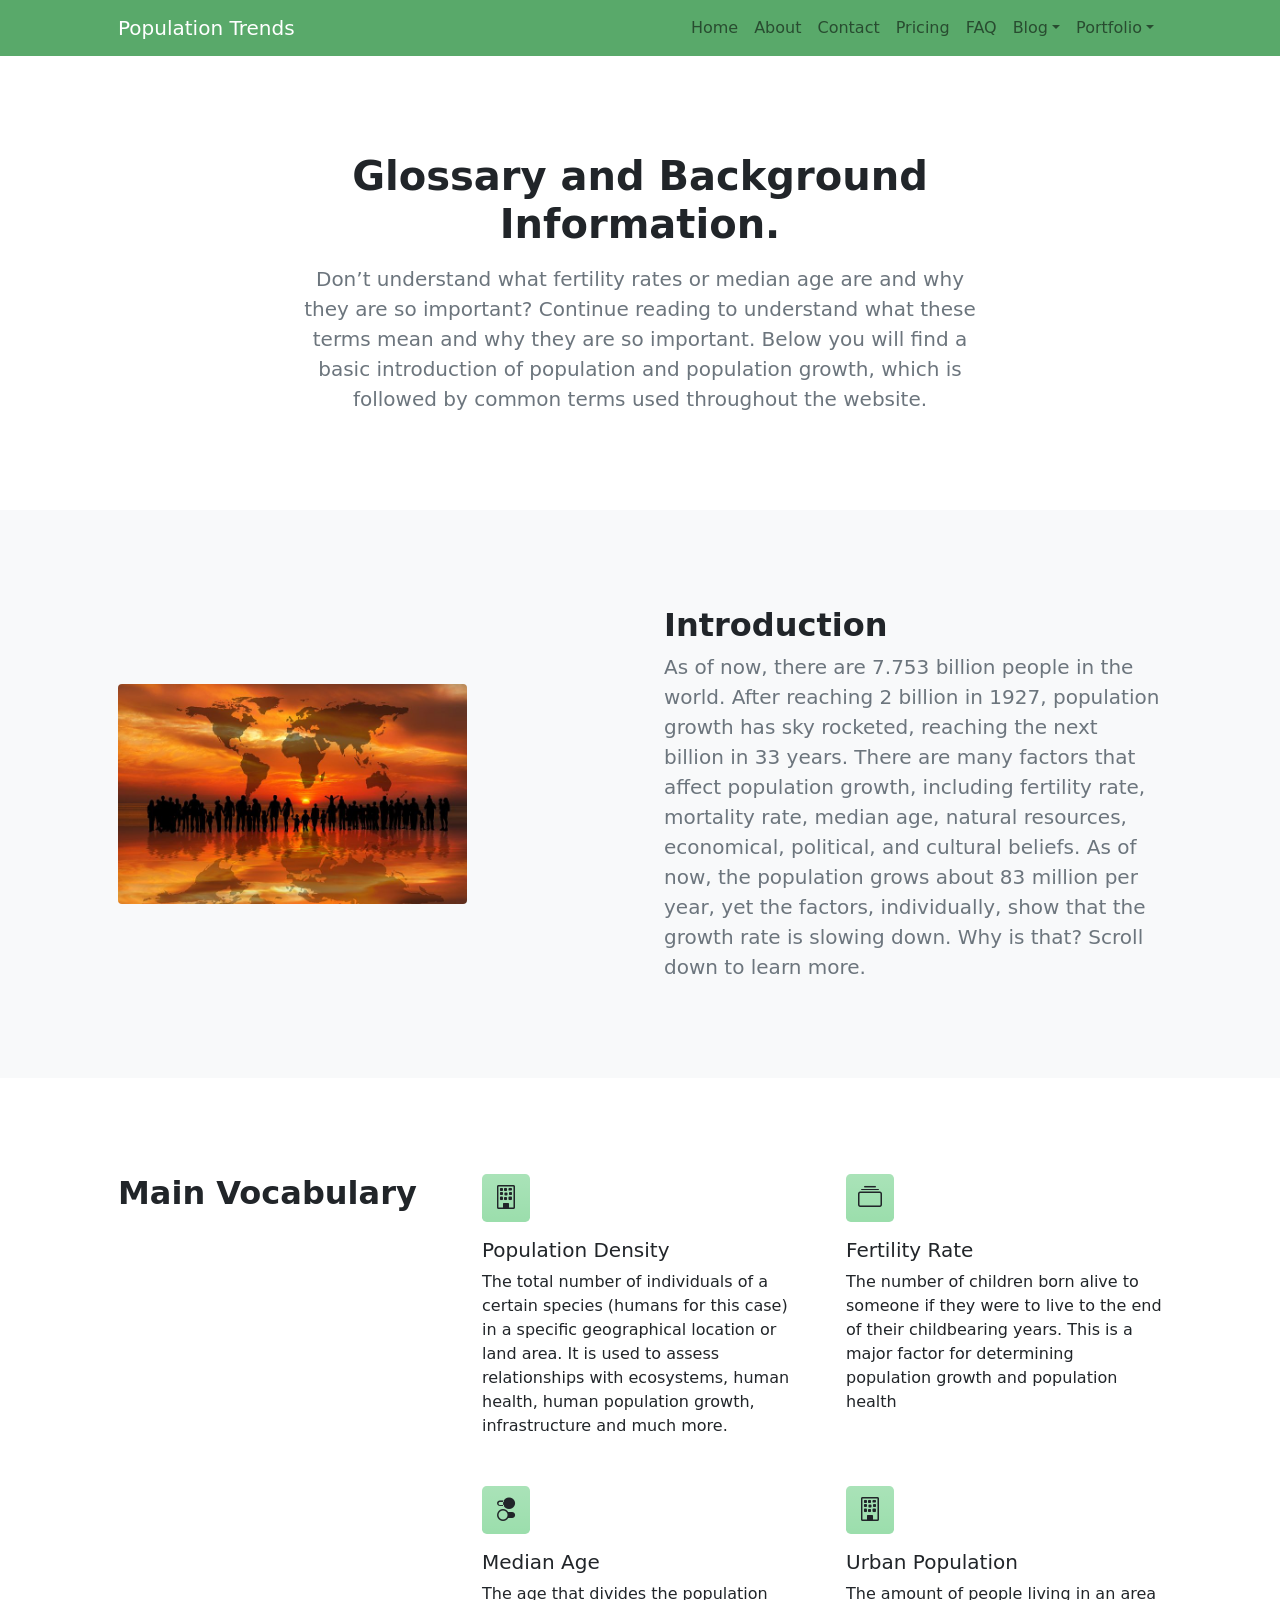
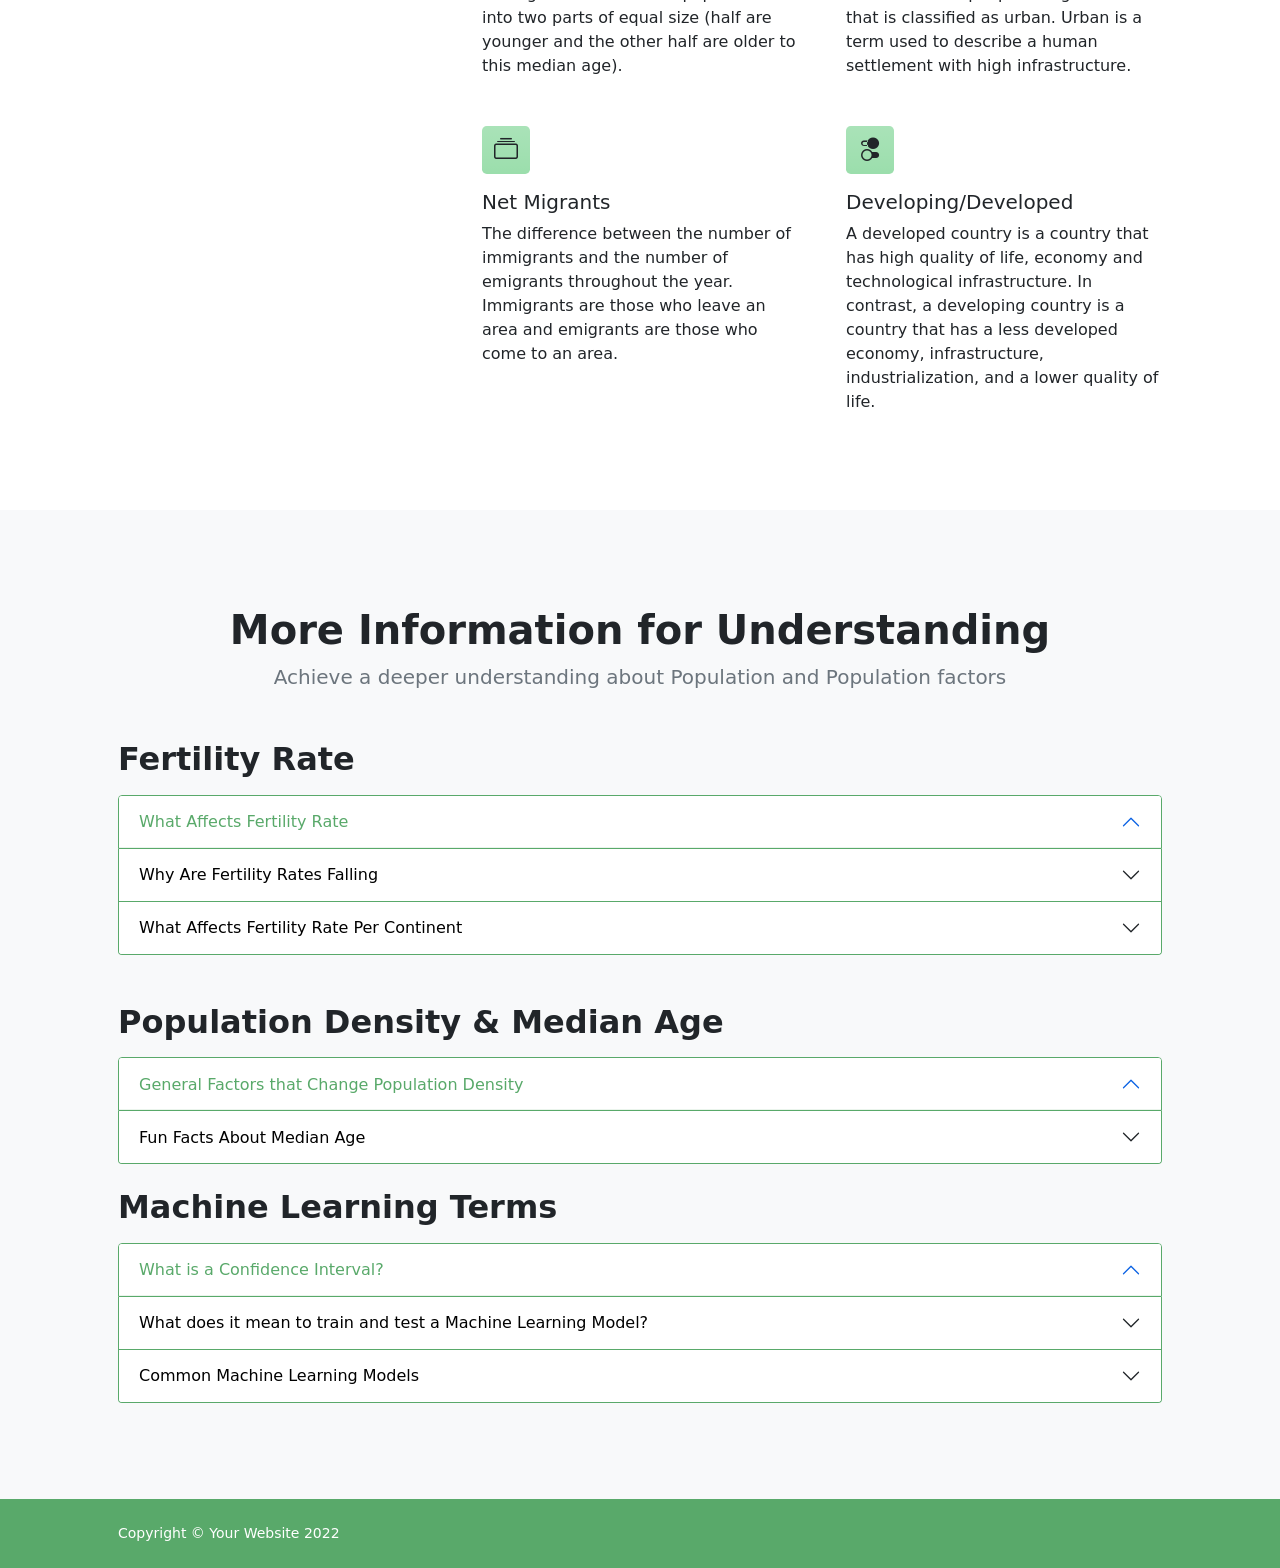
<file: blog-post.html>
<!DOCTYPE html>
<html lang="en">
    <head>
        <meta charset="utf-8" />
        <meta name="viewport" content="width=device-width, initial-scale=1, shrink-to-fit=no" />
        <meta name="description" content="" />
        <meta name="author" content="" />
        <title>Modern Business - Start Bootstrap Template</title>
        <!-- Favicon-->
        <link rel="icon" type="image/x-icon" href="assets/favicon.ico" />
        <!-- Bootstrap icons-->
        <link href="https://cdn.jsdelivr.net/npm/bootstrap-icons@1.5.0/font/bootstrap-icons.css" rel="stylesheet" />
        <!-- Core theme CSS (includes Bootstrap)-->
        <link href="css/styles.css" rel="stylesheet" />
    </head>
    <body class="d-flex flex-column">
        <main class="flex-shrink-0">
            <!-- Navigation-->
            <nav class="navbar navbar-expand-lg navbar-dark bg-dark-about">
                <div class="container px-5">
                    <a class="navbar-brand" href="index.html">Population Trends</a>
                    <button class="navbar-toggler" type="button" data-bs-toggle="collapse" data-bs-target="#navbarSupportedContent" aria-controls="navbarSupportedContent" aria-expanded="false" aria-label="Toggle navigation"><span class="navbar-toggler-icon"></span></button>
                    <div class="collapse navbar-collapse" id="navbarSupportedContent">
                        <ul class="navbar-nav ms-auto mb-2 mb-lg-0">
                            <li class="nav-item"><a class="nav-link" href="index.html">Home</a></li>
                            <li class="nav-item"><a class="nav-link" href="about.html">About</a></li>
                            <li class="nav-item"><a class="nav-link" href="contact.html">Contact</a></li>
                            <li class="nav-item"><a class="nav-link" href="pricing.html">Pricing</a></li>
                            <li class="nav-item"><a class="nav-link" href="faq.html">FAQ</a></li>
                            <li class="nav-item dropdown">
                                <a class="nav-link dropdown-toggle" id="navbarDropdownBlog" href="#" role="button" data-bs-toggle="dropdown" aria-expanded="false">Blog</a>
                                <ul class="dropdown-menu dropdown-menu-end" aria-labelledby="navbarDropdownBlog">
                                    <li><a class="dropdown-item" href="blog-home.html">Blog Home</a></li>
                                    <li><a class="dropdown-item" href="blog-post.html">Blog Post</a></li>
                                </ul>
                            </li>
                            <li class="nav-item dropdown">
                                <a class="nav-link dropdown-toggle" id="navbarDropdownPortfolio" href="#" role="button" data-bs-toggle="dropdown" aria-expanded="false">Portfolio</a>
                                <ul class="dropdown-menu dropdown-menu-end" aria-labelledby="navbarDropdownPortfolio">
                                    <li><a class="dropdown-item" href="portfolio-overview.html">Portfolio Overview</a></li>
                                    <li><a class="dropdown-item" href="portfolio-item.html">Portfolio Item</a></li>
                                </ul>
                            </li>
                        </ul>
                    </div>
                </div>
            </nav>
            <header class="py-5">
                <div class="container px-5">
                    <div class="row justify-content-center">
                        <div class="col-lg-8 col-xxl-6">
                            <div class="text-center my-5">
                                <h1 class="fw-bolder mb-3">Glossary and Background Information.</h1>
                                <p class="lead fw-normal text-muted mb-4">Don’t understand what fertility rates or median age are and why they are so important? Continue reading to understand what these terms mean and why they are so important. Below you will find a basic introduction of population and population growth, which is followed by common terms used throughout the website.</p>
                               
                            </div>
                        </div>
                    </div>
                </div>
            </header>
            <section class="py-5 bg-light" id="scroll-target">
                <div class="container px-5 my-5">
                    <div class="row gx-5 align-items-center">
                        <div class="col-lg-6"><img class="img-fluid rounded mb-5 mb-lg-0" src="./assets/Introduction_Image.jpg" alt="..." /></div>
                        <div class="col-lg-6">
                            <h2 class="fw-bolder">Introduction</h2>
                            <p class="lead fw-normal text-muted mb-0">As of now, there are 7.753 billion people in the world. After reaching 2 billion in 1927, population growth has sky rocketed, reaching the next billion in 33 years. There are many factors that affect population growth, including fertility rate, mortality rate, median age, natural resources, economical, political, and cultural beliefs. As of now, the population grows about 83 million per year, yet the factors, individually, show that the growth rate is slowing down. Why is that? Scroll down to learn more.</p>
                        </div>
                    </div>
                </div>
              
              </section>

           <section class="py-5" id="features">
                <div class="container px-5 my-5">
                    <div class="row gx-5">
                        <div class="col-lg-4 mb-5 mb-lg-0"><h2 class="fw-bolder mb-0">Main Vocabulary</h2></div>
                      
                        <div class="col-lg-8">
                            <div class="row gx-5 row-cols-1 row-cols-md-2">
                                <div class="col mb-5 h-100">
                                    <div class="feature bg-primary-test bg-gradient text-brown rounded-3 mb-3"><i class="bi bi-building"></i></div>
                                    <h2 class="h5">Population Density</h2>
                                    <p class="mb-0">The total number of individuals of a certain species (humans for this case) in a specific geographical location or land area. It is used to assess relationships with ecosystems, human health, human population growth, infrastructure and much more.</p>
                                </div>
                                <div class="col mb-5 h-100">
                                    <div class="feature bg-primary-test bg-gradient text-brown rounded-3 mb-3"><i class="bi bi-collection"></i></div>
                                    <h2 class="h5">Fertility Rate</h2>
                                    <p class="mb-0">The number of children born alive to someone if they were to live to the end of their childbearing years. This is a major factor for determining population growth and population health</p>
                                </div>
                                <div class="col mb-5 h-100">
                                    <div class="feature bg-primary-test bg-gradient text-brown rounded-3 mb-3"><i class="bi bi-toggles2"></i></div>
                                    <h2 class="h5">Median Age</h2>
                                    <p class="mb-0">The age that divides the population into two parts of equal size (half are younger and the other half are older to this median age). </p>
                                </div>
                                <div class="col h-100">
                                    <div class="feature bg-primary-test bg-gradient text-brown rounded-3 mb-3"><i class="bi bi-building"></i></div>
                                    <h2 class="h5">Urban Population</h2>
                                    <p class="mb-0">The amount of people living in an area that is classified as urban. Urban is a term used to describe a human settlement with high infrastructure.</p>
                                </div>
                              <div class="col mb-5 h-100">
                                    <div class="feature bg-primary-test bg-gradient text-brown rounded-3 mb-3"><i class="bi bi-collection"></i></div>
                                    <h2 class="h5">Net Migrants</h2>
                                    <p class="mb-0"h>The difference between the number of immigrants and the number of emigrants throughout the year. Immigrants are those who leave an area and emigrants are those who come to an area.</p>
                                </div>
                                <div class="col h-100">
                                    <div class="feature bg-primary-test bg-gradient text-brown rounded-3 mb-3"><i class="bi bi-toggles2"></i></div>
                                    <h2 class="h5">Developing/Developed</h2>
                                    <p class="mb-0">A developed country is a country that has high quality of life, economy and technological infrastructure. In contrast, a developing country is a country that has a less developed economy, infrastructure, industrialization, and a lower quality of life.</p>
                                  
                                </div>
                            </div>
                        </div>
                    </div>
                </div>

            </section>
                      <section class="py-5 bg-light">
                <div class="container px-5 my-5">
                    <div class="text-center mb-5">
                        <h1 class="fw-bolder">More Information for Understanding</h1>
                        <p class="lead fw-normal text-muted mb-0">Achieve a deeper understanding about Population and Population factors</p>
                    </div>
                    <div class="row gx-5">
                        <div class="col-xl-8">
                            <!-- FAQ Accordion 1-->
                          
                            <h2 class="fw-bolder mb-3">Fertility Rate</h2>
                            
                      </div>
                            <div class="accordion mb-5" id="accordionExample">
                                <div class="accordion-item">
                                    <center><h3 class="accordion-header" id="headingOne"><button class="accordion-button" type="button" data-bs-toggle="collapse" data-bs-target="#collapseOne" aria-expanded="true" aria-controls="collapseOne">What Affects Fertility Rate</button></h3></center>
                                    <div class="accordion-collapse collapse collaspe" id="collapseOne" aria-labelledby="headingOne" data-bs-parent="#accordionExample">
                                        <div class="accordion-body">
                                            <strong>There are many factors that affect fertility rate.</strong>
                                            The most common factor is the expansion of female rights. More women have access to family planning, as well as higher education and labor market opportunities. This leads to women having less free time to take care of many children. Alongside, as the cost to raise children increases, many families see decreased economical benefit with more children. These factors have influence, but so does the cultural norm in an area. While some places favor bigger families, like Africa, other places have a more occupational culture that does not heavily prioritize child-bearing.
                                        </div>
                                    </div>
                                </div>
                                <div class="accordion-item">
                                    <h3 class="accordion-header" id="headingTwo"><button class="accordion-button collapsed" type="button" data-bs-toggle="collapse" data-bs-target="#collapseTwoo" aria-expanded="false" aria-controls="collapseTwoo">Why Are Fertility Rates Falling</button></h3>
                                    <div class="accordion-collapse collapse" id="collapseTwoo" aria-labelledby="headingTwo" data-bs-parent="#accordionExample">
                                        <div class="accordion-body">
                                            <strong>In order for population to be constant, the fertility rate of a country must be equal or greater than the replacement level fertility.</strong>
                                             As of now, the replacement level is 2.1, yet there are many countries that have fallen below the replacement level. Why is that? As more developing countries are closing the gap between them and developed countries, more opportunities are given to women and female people. This allows them to spend more time either completing higher levels of education or working, which cuts back the time utilized to raise children. Alongside, many cultural/political norms encourage more working or favor smaller families, which influences many families to have fewer children.
                                        </div>
                                    </div>
                                </div>
                                <div class="accordion-item">
                                    <h3 class="accordion-header" id="headingThree"><button class="accordion-button collapsed" type="button" data-bs-toggle="collapse" data-bs-target="#collapseThreee" aria-expanded="false" aria-controls="collapseThreee">What Affects Fertility Rate Per Continent</button></h3>
                                    <div class="accordion-collapse collapse" id="collapseThreee" aria-labelledby="headingTree" data-bs-parent="#accordionExample">
                                        <div class="accordion-body">
                                            <strong><p>Developed Continents have more similar factors that changes their fertility rates in comparison to developing countries</strong>
                                            In fully developed continents like North America, Europe and Australia, it is common for women and female people to spend more time achieving higher education, which allows them more opportunities in the labor market. Alongside, there are an increase use of contraceptives and family planning and a reform in social religion. Yet some of the major factors also include economical factors. As the economy is overall getting more expensive, it is more expensive to raise many children and maintain a work-life balance.<p>
                                          <p>For South America, they have increased educational opportunities — expansion of mandatory education — and birth control methods, in comparison to other developing continents. Alongside, the cost of having more children outweighs the benefits as the continent, as a whole, is becoming more industrialized.<p>
                                          <p>Developing Asian countries are still poorly resourced, which causes fertility rates to remain higher in comparison to developed countries. Furthermore, there is more economical benefit for having more children as children offer free labor. There is also a cultural norm in which women spend more time taking care of homes, which allows more free-time to raise more children, and another norm that encourages children sooner in a women’s childbearing years.<p>
                                          <p>Developed Asian countries have a cultural norm that is heavily job orientated, which results in less time to raise children. These countries also have an expensive economy and more birth control options. Moreover, different government laws and regulations which have caused the decrease in fertility rate in both developing and developed countries. A prime example is be the One-Child Policy previously adopted by China, which caused a huge drop in their fertility rate.<p>
                                          <p>In Africa, since the majority of their countries are developing, their fertility rate are decreasing at a much slower rate. The cultural norms are one of the factors contributing to the slow decrease. It is expected to have a large family and more adolescents are bearing children. Additionally, the utilization of modern contraceptives are low. There are also low levels of socioeconomic development.However, with the more recent emphasis on women education, the fertility rates are slowing coming down.</p>
                                        </div>
                                    </div>
                                </div>
                            </div>
                          
                  
                            <!-- FAQ Accordion 2-->
                            <h2 class="fw-bolder mb-3">Population Density &amp; Median Age</h2>
                            <div class="accordion mb-5 mb-xl-0" id="accordionExample2">
                                <div class="accordion-item">
                                    <h3 class="accordion-header" id="headingOnee"><button class="accordion-button" type="button" data-bs-toggle="collapse" data-bs-target="#collapseOnee" aria-expanded="true" aria-controls="collapseOnee">General Factors that Change Population Density</button></h3>
                                    <div class="accordion-collapse collapse" id="collapseOnee" aria-labelledby="headingOnee" data-bs-parent="#accordionExample2">
                                        <div class="accordion-body">
                                            <p><strong>There are two main factors that affect population density: Physical and Human.</strong>
                                              Physical factors include water supply, climate, relief (shape of land), vegetation of the land, soil, and the availability of natural resources and energy. If there are better natural resources and better living conditions in an area, then the population density in said area will be greater.
                                          </p>
<p>Human factors include three sub-categories: Political, Economical, and Cultural. Some of the most common political factors include governmental corruption, political boundaries, political stability, migration and trade control, any civil war or tensions between multiple groups, persecution, and effective public services such as education and health care. Some of the most common socioeconomic factors include the availability of jobs, economic activities (recession/inflation) within a region, market demand, social organization, and technology used. The most significant cultural norm is the prominent religion practiced or any other practice with cultural significance.</p>
                                        </div>
                                    </div>
                                </div>
                                <div class="accordion-item">
                                    <h3 class="accordion-header" id="headingTwo"><button class="accordion-button collapsed" type="button" data-bs-toggle="collapse" data-bs-target="#collapseTwo" aria-expanded="false" aria-controls="collapseTwo">Fun Facts About Median Age</button></h3>
                                    <div class="accordion-collapse collapse" id="collapseTwo" aria-labelledby="headingTwo" data-bs-parent="#accordionExample2">
                                        <div class="accordion-body">
                                            <p>
                                              
                                          <strong>Populations can have an increasing median age due to the declining fertility rates and rising life expectancy.</strong>
                                            This is first seen throughout all developed countries, but developing countries are gradually displaying this trend. </p>
                                          <p>Low-income countries have a lower median age, due to having a younger population overall. This leads to higher fertility rates as having a large portion of their populations consist of young children/adolescents means that more adolescents are bearing children.
                                          </p>
                                          <p>Median age across all continents are slowly going up as fertility rates are decreasing, some places faster than others due to their classification as developed and developing. 
                                          </p>
                                        </div>
                                    </div>
                                </div>
                            </div>
                    </div>
                       <!-- FAQ Accordion 3-->
                  <br/>

                        <h2 class="fw-bolder mb-3">Machine Learning Terms</h2>
                            <div class="accordion mb-5 mb-xl-0"id="accordionExample">
                                <div class="accordion-item">
                                    <center><h3 class="accordion-header" id="headingOneee"><button class="accordion-button" type="button" data-bs-toggle="collapse" data-bs-target="#collapseOneee" aria-expanded="true" aria-controls="collapseOneee">What is a Confidence Interval?</button></h3></center>
                                    <div class="accordion-collapse collapse collaspe" id="collapseOneee" aria-labelledby="headingOneee" data-bs-parent="#accordionExample">
                                        <div class="accordion-body">
                                            <strong>Confidence intervals are a way of expressing the uncertainty of an estimate.</strong>
                                            Machine learning is a form of Artificial Intelligence (AI), which means that the computer will be using data to arrive at its own conclusions, without being manually influenced. Confidence intervals can be utilized to add a bound/likelihood on a parameter estimate from a sample of independent observations deriving from the parameter. For example, a confidence interval on a population trend can show how correct a machine learning estimate was when it was trained from past trends.
                                        </div>
                                    </div>
                                </div>
                                <div class="accordion-item">
                                    <h3 class="accordion-header" id="headingTwo"><button class="accordion-button collapsed" type="button" data-bs-toggle="collapse" data-bs-target="#collapseTwoo" aria-expanded="false" aria-controls="collapseTwoo">What does it mean to train and test a Machine Learning Model?</button></h3>
                                    <div class="accordion-collapse collapse" id="collapseTwoo" aria-labelledby="headingTwo" data-bs-parent="#accordionExample">
                                        <div class="accordion-body">
                                            <strong>Train/Test is a method to measure the accuracy of a Machine Learning Model.</strong>
                                              You essentially split the dataset into two sets: a training and a testing set. You use the train set to train the model and use the test set to evaluate the model's performance and compare it to the actual data values. Typically, 80% of the data is used for train and 20% of the data for testing.
                                        </div>
                                    </div>
                                </div>
                                <div class="accordion-item">
                                    <h3 class="accordion-header" id="headingThree"><button class="accordion-button collapsed" type="button" data-bs-toggle="collapse" data-bs-target="#collapseTree" aria-expanded="false" aria-controls="collapseTree">Common Machine Learning Models</button></h3>
                                    <div class="accordion-collapse collapse" id="collapseTree" aria-labelledby="headingThree" data-bs-parent="#accordionExample">
                                        <div class="accordion-body">
                                            <strong><p>There are many different forms of machine learning models, but they are classified into two categories: supervised and unsupervised</strong>
                                            Supervised machine learning relies on labeled input and output training data, while unsupervised learning processes unlabeled or raw data. There are two main categories under supervised machine learning, classification and regression. Classification sorts input into several categories, while regression aims to predict a value. Some common supervised machine learning models are linear, logistic, decision, random forest, naive bayes classifier, support vector machine, k-means clustering, linear discriminant analysis, generative Model, discrimative model, lasso, gaussian, neural network, and much more.
                                        </div>
                                    </div>
                                </div>
                            </div>
                        </div>
                        
            </section>

        </main>
        <!-- Footer-->
        <footer class="bg-dark-about py-4 mt-auto">
            <div class="container px-5">
                <div class="row align-items-center justify-content-between flex-column flex-sm-row">
                    <div class="col-auto"><div class="small m-0 text-white">Copyright &copy; Your Website 2022</div></div>
                </div>
            </div>
        </footer>
        <!-- Bootstrap core JS-->
        <script src="https://cdn.jsdelivr.net/npm/bootstrap@5.1.3/dist/js/bootstrap.bundle.min.js"></script>
        <!-- Core theme JS-->
        <script src="js/scripts.js"></script>
    </body>
</html>
</file>
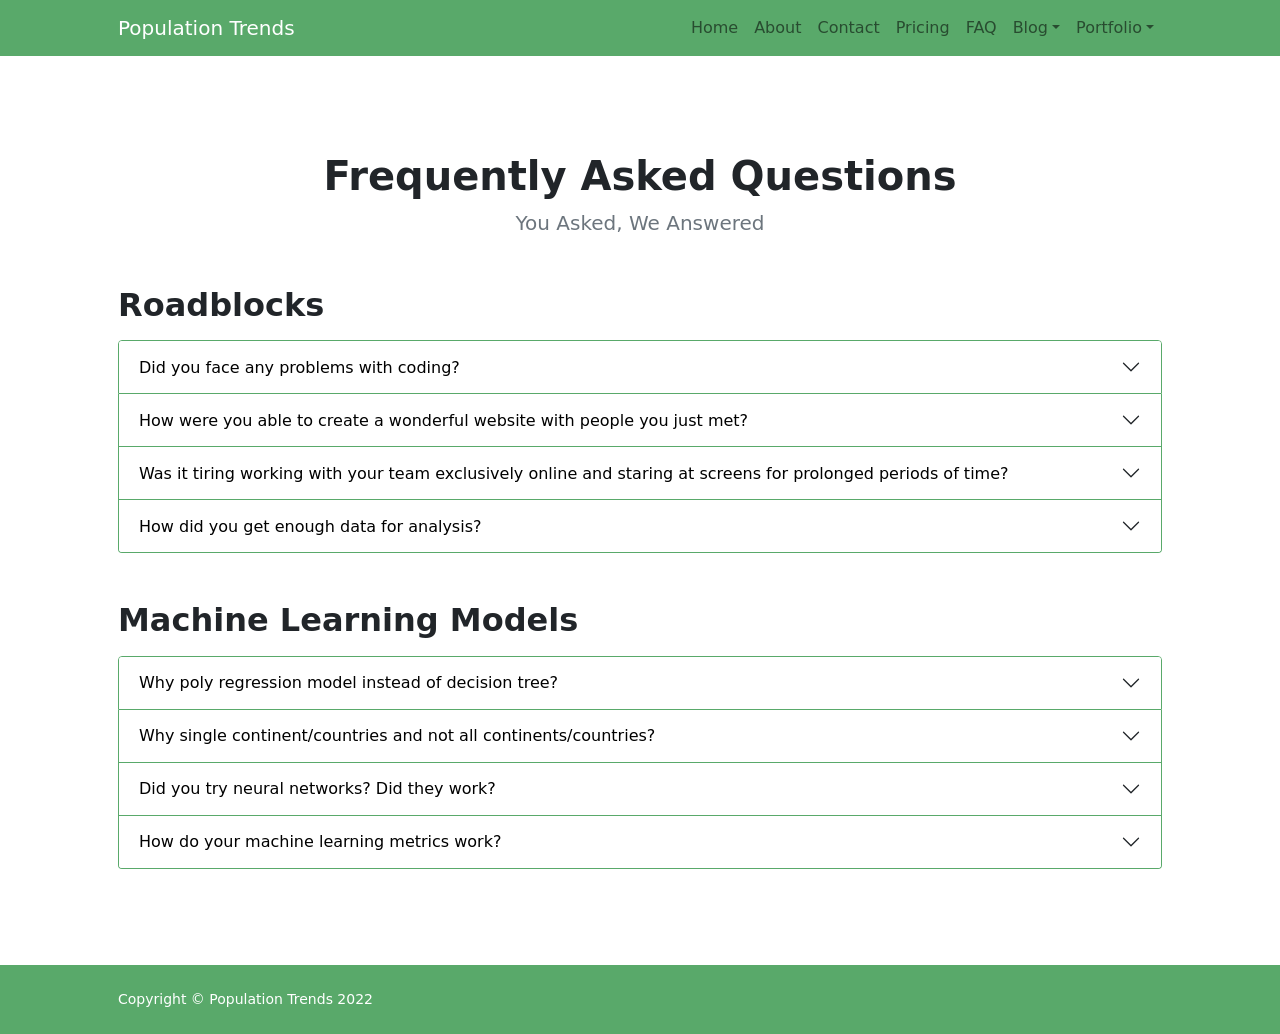
<file: faq.html>
<!DOCTYPE html>
<html lang="en">
    <head>
        <meta charset="utf-8" />
        <meta name="viewport" content="width=device-width, initial-scale=1, shrink-to-fit=no" />
        <meta name="description" content="" />
        <meta name="author" content="" />
        <title>Modern Business - Start Bootstrap Template</title>
        <!-- Favicon-->
        <link rel="icon" type="image/x-icon" href="assets/favicon.ico" />
        <!-- Bootstrap icons-->
        <link href="https://cdn.jsdelivr.net/npm/bootstrap-icons@1.5.0/font/bootstrap-icons.css" rel="stylesheet" />
        <!-- Core theme CSS (includes Bootstrap)-->
        <link href="css/styles.css" rel="stylesheet" />
    </head>
    <body class="d-flex flex-column h-100">
        <main class="flex-shrink-0">
            <!-- Navigation-->
            <nav class="navbar navbar-expand-lg navbar-dark bg-dark-about">
                <div class="container px-5">
                    <a class="navbar-brand" href="index.html">Population Trends</a>
                    <button class="navbar-toggler" type="button" data-bs-toggle="collapse" data-bs-targeat="#navbarSupportedContent" aria-controls="navbarSupportedContent" aria-expanded="false" aria-label="Toggle navigation"><span class="navbar-toggler-icon"></span></button>
                    <div class="collapse navbar-collapse" id="navbarSupportedContent">
                        <ul class="navbar-nav ms-auto mb-2 mb-lg-0">
                            <li class="nav-item"><a class="nav-link" href="index.html">Home</a></li>
                            <li class="nav-item"><a class="nav-link" href="about.html">About</a></li>
                            <li class="nav-item"><a class="nav-link" href="contact.html">Contact</a></li>
                            <li class="nav-item"><a class="nav-link" href="pricing.html">Pricing</a></li>
                            <li class="nav-item"><a class="nav-link" href="faq.html">FAQ</a></li>
                            <li class="nav-item dropdown">
                                <a class="nav-link dropdown-toggle" id="navbarDropdownBlog" href="#" role="button" data-bs-toggle="dropdown" aria-expanded="false">Blog</a>
                                <ul class="dropdown-menu dropdown-menu-end" aria-labelledby="navbarDropdownBlog">
                                    <li><a class="dropdown-item" href="blog-home.html">Blog Home</a></li>
                                    <li><a class="dropdown-item" href="blog-post.html">Blog Post</a></li>
                                </ul>
                            </li>
                            <li class="nav-item dropdown">
                                <a class="nav-link dropdown-toggle" id="navbarDropdownPortfolio" href="#" role="button" data-bs-toggle="dropdown" aria-expanded="false">Portfolio</a>
                                <ul class="dropdown-menu dropdown-menu-end" aria-labelledby="navbarDropdownPortfolio">
                                    <li><a class="dropdown-item" href="portfolio-overview.html">Portfolio Overview</a></li>
                                    <li><a class="dropdown-item" href="portfolio-item.html">Portfolio Item</a></li>
                                </ul>
                            </li>
                        </ul>
                    </div>
                </div>
            </nav>
            <!-- Page Content-->
            <section class="py-5">
                <div class="container px-5 my-5">
                    <div class="text-center mb-5">
                        <h1 class="fw-bolder">Frequently Asked Questions</h1>
                        <p class="lead fw-normal text-muted mb-0">You Asked, We Answered</p>
                    </div>
                    <div class="row gx-5">
                        <div class="col-xl-8">
                            <!-- FAQ Accordion 1-->
                                                      
                            <h2 class="fw-bolder mb-3">Roadblocks</h2>
                            
                      </div>
                            <div class="accordion mb-5" id="accordionExample">
                                <div class="accordion-item">
                                    <center><h3 class="accordion-header" id="headingOne"><button class="accordion-button collapsed" type="button" data-bs-toggle="collapse" data-bs-target="#collapseOne" aria-expanded="false" aria-controls="collapseOne">Did you face any problems with coding?</button></h3></center>
                                    <div class="accordion-collapse collapse collaspe" id="collapseOne" aria-labelledby="headingOne" data-bs-parent="#accordionExample">
                                        <div class="accordion-body">
                                            <strong>As any computer scientist may say, yes we did.</strong>
                                            For this project, we mainly used three coding languages: python, HTML, and CSS. In our group, everyone has a different knowledge level about coding. Some people had expose to CSS and HTML, some were expects in python, and others were clueless. It was hard to learn everything about these coding languages, given the time-frame we had to create this masterpiece. We encountered many issues and errors, some being complicated while others were due to the annoyances of our coding platform. Luckily, we had help from each other, as well as our mentor, Cameron Jackson, and the lovely internet to help guide us in the right direction.
                                        </div>
                                    </div>
                                </div>
                                <div class="accordion-item">
                                    <h3 class="accordion-header" id="headingTwo"><button class="accordion-button collapsed" type="button" data-bs-toggle="collapse" data-bs-target="#collapseTwo" aria-expanded="false" aria-controls="collapseTwo">How were you able to create a wonderful website with people you just met?</button></h3>
                                    <div class="accordion-collapse collapse" id="collapseTwo" aria-labelledby="headingTwo" data-bs-parent="#accordionExample">
                                        <div class="accordion-body">
                                            <strong>Although we have never met each other, we were able to establish some familiarity, thus creating a stronger connection. </strong>
                                             In the beginning, it was a bit awkward as we worked over Zoom, and we all know how awkward Zoom meetings can be. But, as the days went by, we were able to create a sense of familiarity and connection through similar interests (such as crocheting cute mushrooms [talking about you, Cam the Mushroom] and having similar experiences in school). The final linkage may have been the discussion of which theme to use, as we freely voiced our opinions and had our shares of laughs, In all seriousness, we all had the same end goal: to create an AI product that can be displayed. With the same goal in mind, we all collaborated and persevered to create this wonderful website.
                                        </div>
                                    </div>
                                </div>
                                <div class="accordion-item">
                                    <h3 class="accordion-header" id="headingThree"><button class="accordion-button collapsed" type="button" data-bs-toggle="collapse" data-bs-target="#collapseThree" aria-expanded="false" aria-controls="collapseThree">Was it tiring working with your team exclusively online and staring at screens for prolonged periods of time?</button></h3>
                                    <div class="accordion-collapse collapse" id="collapseThree" aria-labelledby="headingThree" data-bs-parent="#accordionExample">
                                        <div class="accordion-body">
                                            <strong><p>With a system of regular breaks and smaller teams, we were able to overcome digital exhaustion and similar obstacles.</strong>
                                          Our daily schedule for a couple of weeks often consisted of some lectures, and then coding and work time. One way that we were able to stay focused and on-task was through a system of ten-minute breaks every hour. This helped us clear our minds, and then regroup. We also split up our six member team into two groups. This allowed us to clearly divide up action items and pursue multiple creative directions.<p>
                                          </p>
                                        </div>
                                    </div>
                                </div>
                            <div class="accordion-item">
                                    <h3 class="accordion-header" id="headingFour"><button class="accordion-button collapsed" type="button" data-bs-toggle="collapse" data-bs-target="#collapseFour" aria-expanded="false" aria-controls="collapseFour">How did you get enough data for analysis?</button></h3>
                                    <div class="accordion-collapse collapse" id="collapseFour" aria-labelledby="headingFour" data-bs-parent="#accordionExample">
                                        <div class="accordion-body">
                                            <strong><p>
                                              Though an involved process, we found and combined different data sets to get significant amount of data.</strong>
                                             During our exploratory data analysis, we often struggled with finding high-quality data. A notable example is a Life Expectancy dataset we initially attempted to work with, which contained deeply flawed values-population for certain countries would inexplicably jump up hundreds of thousands between one year and the next! We learned to vet the datasets we utilized for accuracy. Beyond this, it was a struggle to find <i>enough</i> data to understand population trends and supplement machine learning models. One way we mitigated this was by analyzing population data from both a 6 Continents dataset and a 25 Most Populated Countries dataset.
                                          <p>
                                        </div>
                                    </div>
                                </div>
                              </div>
                      </div>

                            <!-- FAQ Accordion 2-->
                            <h2 class="fw-bolder mb-3">Machine Learning Models</h2>
                            <div class="accordion mb-5 mb-xl-0" id="accordionExample2">
                                <div class="accordion-item">
                                    <h3 class="accordion-header" id="headingOnee"><button class="accordion-button collapsed" type="button" data-bs-toggle="collapse" data-bs-target="#collapseOnee" aria-expanded="false" aria-controls="collapseOnee">Why poly regression model instead of decision tree?</button></h3>
                                    <div class="accordion-collapse collapse" id="collapseOnee" aria-labelledby="headingOnee" data-bs-parent="#accordionExample2">
                                        <div class="accordion-body">
                                            <strong>Decision trees just weren't very good at predicting our continuous data</strong>
                                            Decision trees work by classifying different inputs into distinct outputs. By adding more layers, we can make the decision tree predict more outputs to our hearts content. For example, if we wanted to predict your biological sex, we wouldn't need a very deep tree, however if we were trying to predict how old you were, we would need a drastically deeper tree. Effectively, they can't predict a continuous but can get infinitely close to predicting a continuous function as the depth of the tree increases. Because our data was so sporadic and all over the place, we would need an absurdly deep decision tree to get even close to what a polynomial regression model could do easily. There is a trade off however, the polynomial regression performs worse in extreme situations, ie making predictions 100 years from now.
                                        </div>
                                    </div>
                                </div>
                                <div class="accordion-item">
                                    <h3 class="accordion-header" id="headingTwo"><button class="accordion-button collapsed" type="button" data-bs-toggle="collapse" data-bs-target="#collapseTwoo" aria-expanded="false" aria-controls="collapseTwoo"> Why single continent/countries and not all continents/countries?</button></h3>
                                    <div class="accordion-collapse collapse" id="collapseTwoo" aria-labelledby="headingTwo" data-bs-parent="#accordionExample2">
                                        <div class="accordion-body">
                                            <strong>To get significant amount of data, we used the country and continent data sets.</strong>
                                             But that is not all. By using a country’s data set, we were able to get a better understanding of the smaller trends that may have been hidden among the wider continental trends. However, we couldn’t combine the data together. When creating different data visualizations and machine learning models with combined data sets, the models could not create a proper regression line. This means that the model couldn’t predict and create an accurate trend. With this, it was more logical to create seperate models for each country/continent.
                                        </div>
                                    </div>
                                </div>
                                <div class="accordion-item">
                                    <h3 class="accordion-header" id="headingThree"><button class="accordion-button collapsed" type="button" data-bs-toggle="collapse" data-bs-target="#collapseThreee" aria-expanded="false" aria-controls="collapseThreee">Did you try neural networks? Did they work?</button></h3>
                                    <div class="accordion-collapse collapse" id="collapseThreee" aria-labelledby="headingThree" data-bs-parent="#accordionExample2">
                                        <div class="accordion-body">
                                            <strong>Yes we did! Unfortunately they didn't work out as well as other models.</strong>
                                            Neural networks are super popular in the media and research papers, but they aren't always the best. Despite the almost magical capabilities of a well made neural network, in this model it turned out to be more trouble than it was worth. While it's almost certainly possible to create a neural network sophisticated enough to outperform other models on our data, we found that for the time invested, neural networks just weren't worth it.
                                        </div>
                                    </div>
                                </div>
                              <div class="accordion-item">
                                    <h3 class="accordion-header" id="headingFire"><button class="accordion-button collapsed" type="button" data-bs-toggle="collapse" data-bs-target="#collapseFire" aria-expanded="false" aria-controls="collapseFire">How do your machine learning metrics work?</button></h3>
                                    <div class="accordion-collapse collapse" id="collapseFire" aria-labelledby="headingFire" data-bs-parent="#accordionExample2">
                                        <div class="accordion-body">
                                            <strong>We used the machine learning metrics to evaluate the quality of our model</strong>
                                            Standard Deviation, or std, let us know the overall deviation of the data from the mean, or average. The MAE, or Mean Absolute Error, told us the magnitude of difference between the actual value, and the machine learning model's predicted value. Similarly to the MAE, we used the MSE (Mean Squared Error) for our Polynomial Regression Model. This is the mean, or average, of the squares of all errors. By comparing the MAE or MSE to the Standard Deviation, we were able to understand how reasonable our model's predictions were; we aimed to have our MAE be at most 50% of the standard deviation. The score is another metric used to evaluate the effectiveness of a machine learning, where values close to 1 are a positive indicator of accuracy. It uses the coefficient of determination (R^2).
                                        </div>
                                    </div>
                                </div>
                            </div>
              </div>
          </section>
      </main>
        <!-- Footer-->
        <footer class="bg-dark-about py-4 mt-auto">
            <div class="container px-5">
                <div class="row align-items-center justify-content-between flex-column flex-sm-row">
                    <div class="col-auto"><div class="small m-0 text-white">Copyright &copy; Population Trends 2022</div></div>
                </div>
            </div>
        </footer>
        <!-- Bootstrap core JS-->
        <script src="https://cdn.jsdelivr.net/npm/bootstrap@5.1.3/dist/js/bootstrap.bundle.min.js"></script>
        <!-- Core theme JS-->
        <script src="js/scripts.js"></script>
    </body>
</html>
</file>
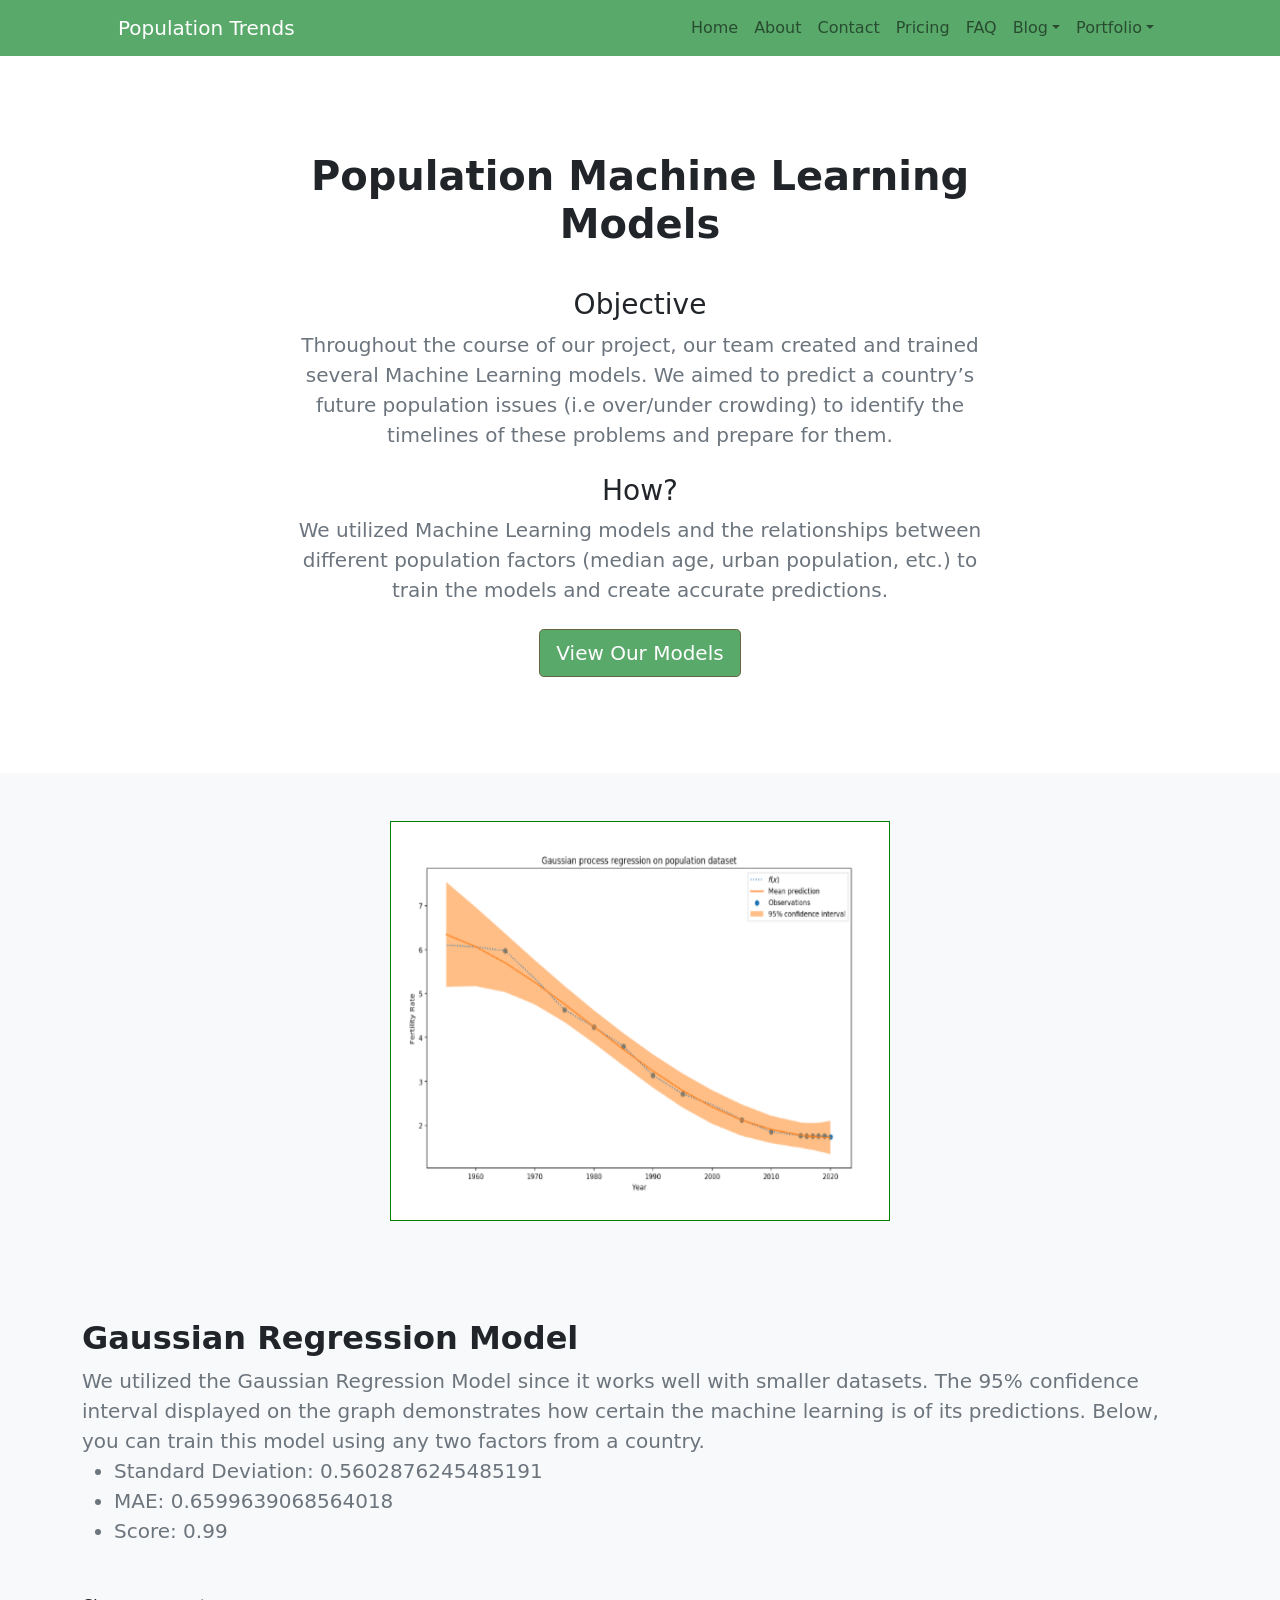
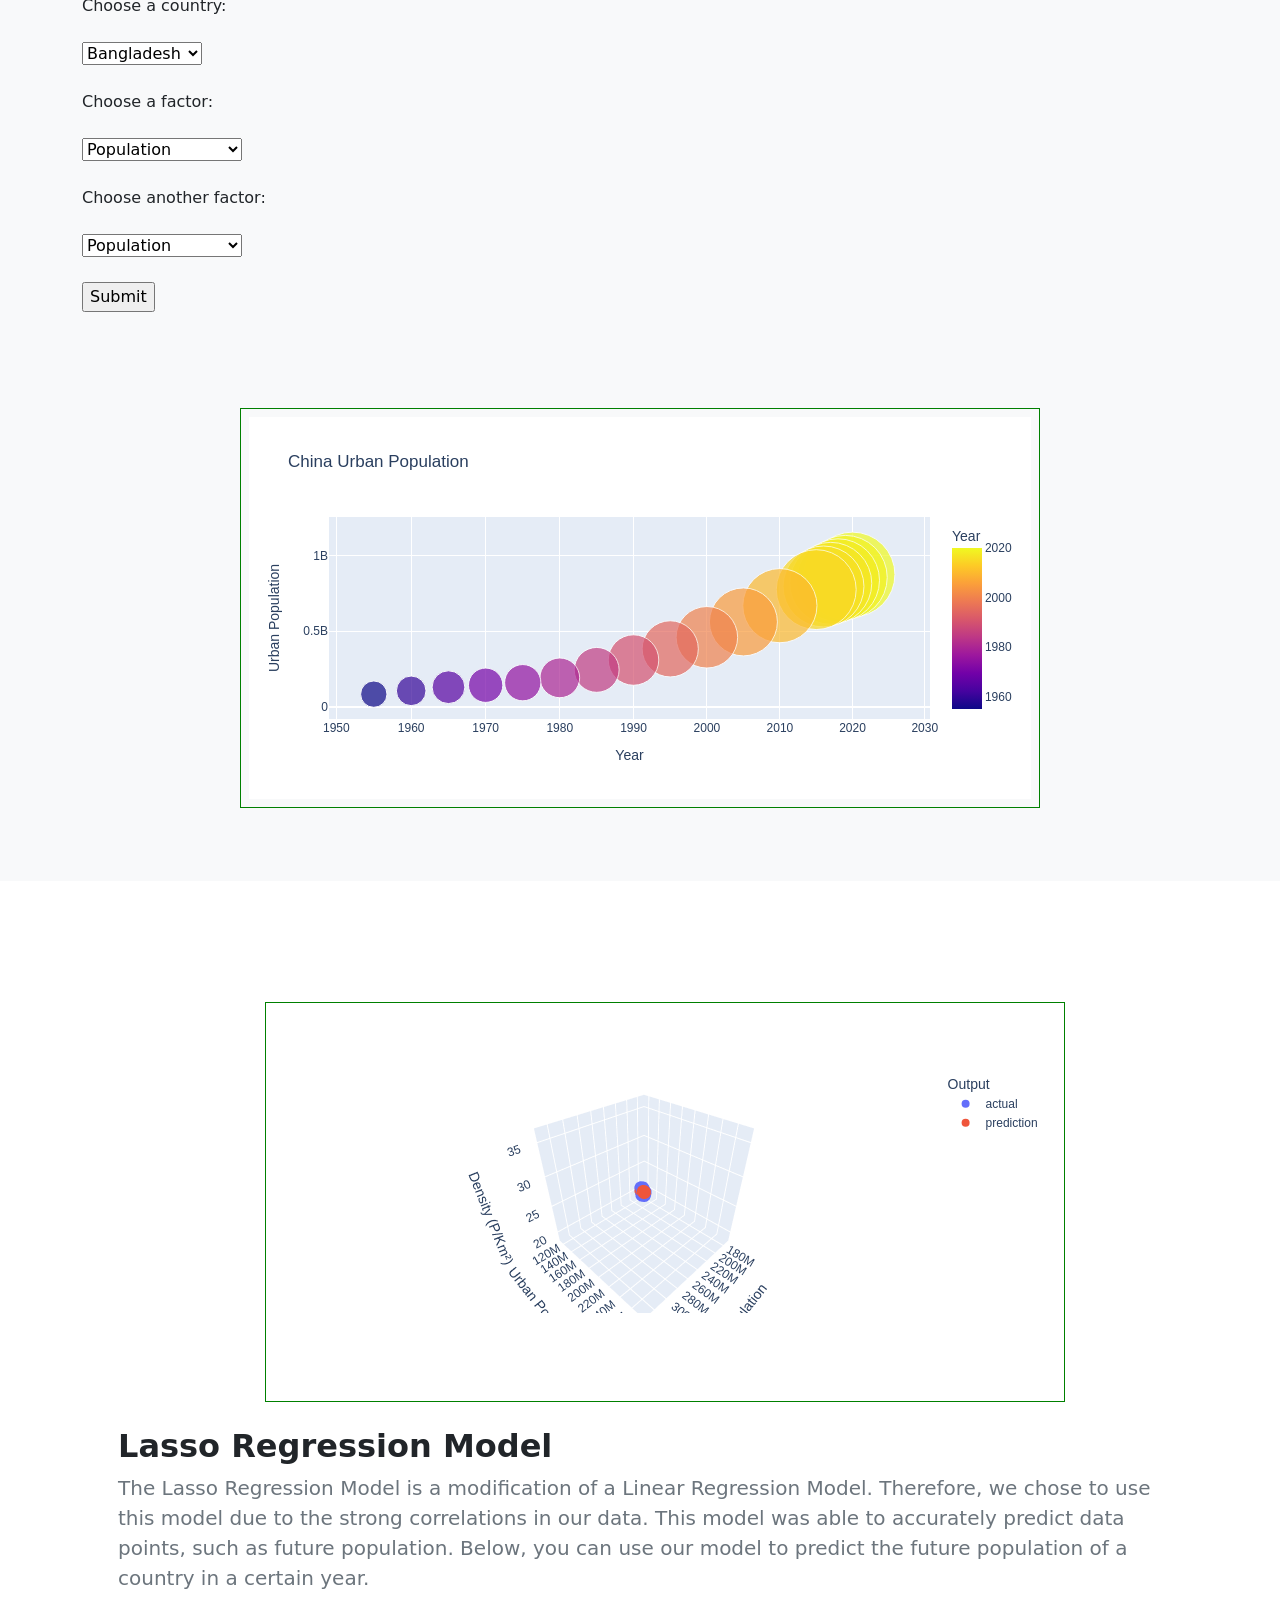
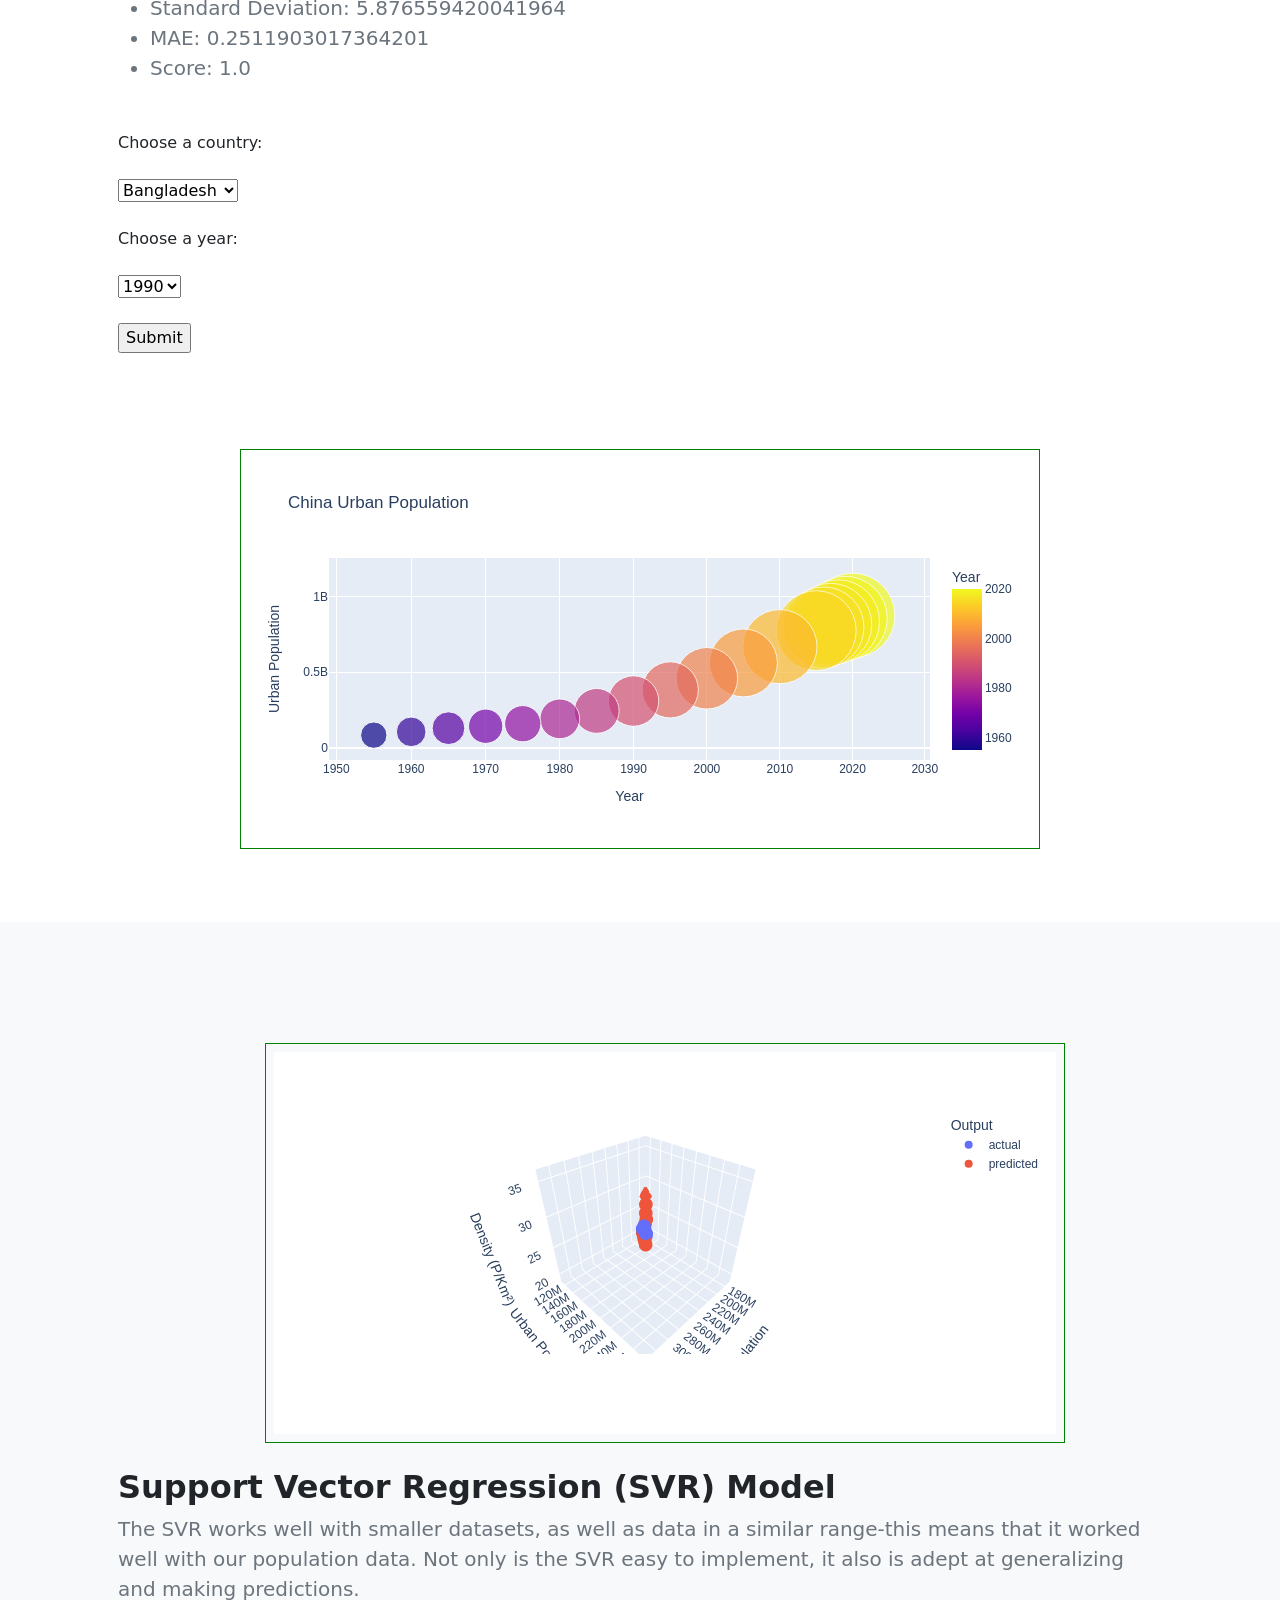
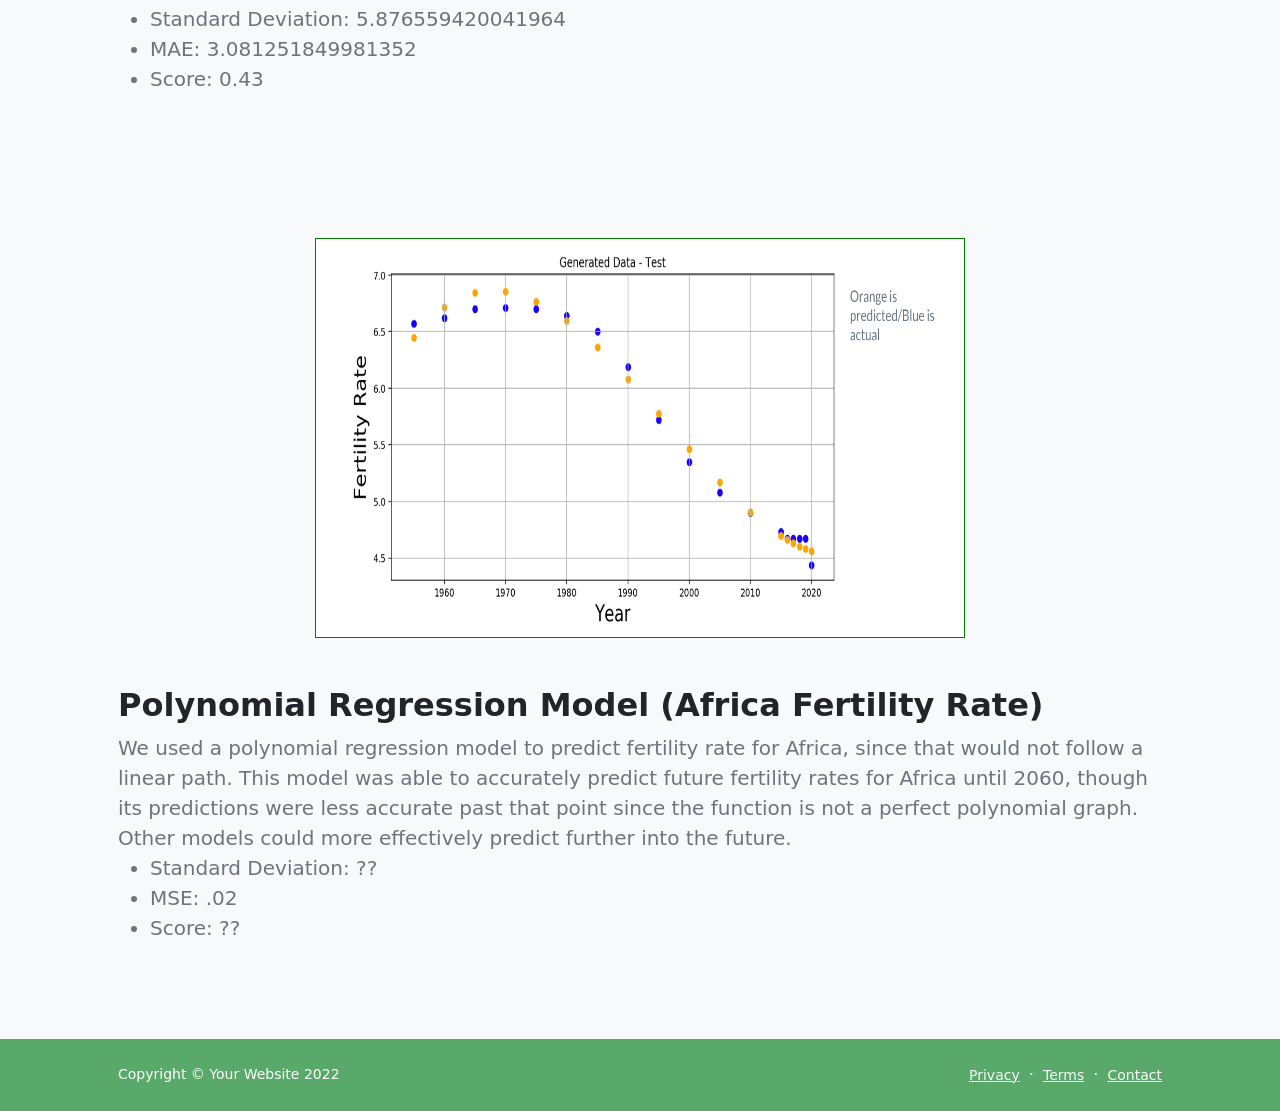
<file: machine-learning.html>
<!DOCTYPE html>
<html lang="en">
    <head>
        <meta charset="utf-8" />
        <meta name="viewport" content="width=device-width, initial-scale=1, shrink-to-fit=no" />
        <meta name="description" content="" />
        <meta name="author" content="" />
        <title>Modern Business - Start Bootstrap Template</title>
        <!-- Favicon-->
        <link rel="icon" type="image/x-icon" href="assets/favicon.ico" />
        <!-- Bootstrap icons-->
        <link href="https://cdn.jsdelivr.net/npm/bootstrap-icons@1.5.0/font/bootstrap-icons.css" rel="stylesheet" />
        <!-- Core theme CSS (includes Bootstrap)-->
        <link href="css/styles.css" rel="stylesheet" />
    </head>
    <body class="d-flex flex-column">
        <main class="flex-shrink-0">
            <!-- Navigation-->
            <nav class="navbar navbar-expand-lg navbar-dark bg-dark-about">
                <div class="container px-5">
                    <a class="navbar-brand" href="index.html">Population Trends</a>
                    <button class="navbar-toggler" type="button" data-bs-toggle="collapse" data-bs-target="#navbarSupportedContent" aria-controls="navbarSupportedContent" aria-expanded="false" aria-label="Toggle navigation"><span class="navbar-toggler-icon"></span></button>
                    <div class="collapse navbar-collapse" id="navbarSupportedContent">
                        <ul class="navbar-nav ms-auto mb-2 mb-lg-0">
                            <li class="nav-item"><a class="nav-link" href="index.html">Home</a></li>
                            <li class="nav-item"><a class="nav-link" href="about.html">About</a></li>
                            <li class="nav-item"><a class="nav-link" href="contact.html">Contact</a></li>
                            <li class="nav-item"><a class="nav-link" href="pricing.html">Pricing</a></li>
                            <li class="nav-item"><a class="nav-link" href="faq.html">FAQ</a></li>
                            <li class="nav-item dropdown">
                                <a class="nav-link dropdown-toggle" id="navbarDropdownBlog" href="#" role="button" data-bs-toggle="dropdown" aria-expanded="false">Blog</a>
                                <ul class="dropdown-menu dropdown-menu-end" aria-labelledby="navbarDropdownBlog">
                                    <li><a class="dropdown-item" href="blog-home.html">Blog Home</a></li>
                                    <li><a class="dropdown-item" href="blog-post.html">Blog Post</a></li>
                                </ul>
                            </li>
                            <li class="nav-item dropdown">
                                <a class="nav-link dropdown-toggle" id="navbarDropdownPortfolio" href="#" role="button" data-bs-toggle="dropdown" aria-expanded="false">Portfolio</a>
                                <ul class="dropdown-menu dropdown-menu-end" aria-labelledby="navbarDropdownPortfolio">
                                    <li><a class="dropdown-item" href="portfolio-overview.html">Portfolio Overview</a></li>
                                    <li><a class="dropdown-item" href="portfolio-item.html">Portfolio Item</a></li>
                                </ul>
                            </li>
                        </ul>
                    </div>
                </div>
            </nav>
            <!-- Header-->
            <header class="py-5">
                <div class="container px-5">
                    <div class="row justify-content-center">
                        <div class="col-lg-8 col-xxl-6">
                            <div class="text-center my-5">
                                <h1 class="fw-bolder mb-3">Population Machine Learning Models</h1>
                              <br/>
                               <h3>
                                 Objective
                              </h3> 
                                <p class="lead fw-normal text-muted mb-4">Throughout the course of our project, our team created and trained several Machine Learning models. We aimed to predict a country’s future population issues (i.e over/under crowding) to identify the timelines of these problems and prepare for them.
</p>
                               <h3>
                                  How?
                              </h3>
                              <p class="lead fw-normal text-muted mb-4">We utilized Machine Learning models and the relationships between different population factors (median age, urban population, etc.) to train the models and create accurate predictions.
</p>
                                <a class="btn btn-primary-about btn-lg"  href="#scroll-target">View Our Models</a>
                            </div>
                        </div>
                    </div>
                </div>
            </header>
          
            <!-- Figure out image sizing-->
            <!-- Gaussian Regression Model-->
          <div>
            
          </div>
          
            <section class="py-5 bg-light" id="scroll-target">
              <div>
                <img class ="graph-image" width = "500" height = "400" title = "ml1" src = "./assets/ml1-resize.png" style="border:1px solid green;">
              </div>
                <div class="container my-5">
                    <div class="row gx-5 align-items-center">
                        <div class="graph"></div>

                      <br/>
                      
                        <div>
                            <h2 class="fw-bolder-space">Gaussian Regression Model</h2>
                            <p class="lead fw-normal text-muted mb-0">We utilized the Gaussian Regression Model since it works well with smaller datasets. The 95% confidence interval displayed on the graph demonstrates how certain the machine learning is of its predictions. Below, you can train this model using any two factors from a country.</p>
                          <ul class="lead fw-normal text-muted mb-0">
    <li>Standard Deviation: 0.5602876245485191
    </li>
    <li>MAE: 0.6599639068564018
    </li>
    <li>Score: 0.99
    </li>
</ul>
      <section class="py-5" id="gaussian-inputs">
             <form method="POST">
               <label for="country">Choose a country:</label>
               <br><br>
               <select name="country" id="country", name="Country">
  <option value="bangladesh">Bangladesh</option>
  <option value="brazil">Brazil</option>
  <option value="china">China</option>
  <option value="dr_congo">DR Congo</option>
  <option value="egypt">Egypt</option>
  <option value="ethiopia">Ethiopia</option>
  <option value="france">France</option>
  <option value="germany">Germany</option>
  <option value="india">India</option>
  <option value="indonesia">Indonesia</option>
  <option value="iran">Iran</option>
  <option value="italy">Italy</option>
  <option value="japan">Japan</option>
  <option value="mexico">Mexico</option>
  <option value="nigeria">Nigeria</option>
  <option value="pakistan">Pakistan</option>
  <option value="philippines">Philippines</option>
  <option value="russia">Russia</option>
  <option value="south_africa">South Africa</option>
  <option value="tanzania">Tanzania</option>
  <option value="thailand">Thailand</option>
  <option value="turkey">Turkey</option>
  <option value="usa">USA</option>
  <option value="uk">UK</option>
  <option value="vietnam">Vietnam</option>
  </select>
               <br><br>
               <label for="col1">Choose a factor:</label>
               <br><br>
               <select name="col1" id="col1", name="col1">
  <option value="Population">Population</option>
  <option value="Yearly\nChange">Yearly\nChange</option>
  <option value="Migrants (net)">Migrants (net)</option>
  <option value="Median Age">Median Age</option>
  <option value="Fertility Rate">Fertility Rate</option>
  <option value="Density (P/Km²)">Density (P/Km²)</option>
  <option value="Urban Population">Urban Population</option>
  <option value="World Population">World Population</option>
  </select>
               <br><br>
               <label for="col2">Choose another factor:</label>
               <br><br>
               <select name="col2" id="col2", name="col2">
  <option value="Population">Population</option>
  <option value="Yearly\nChange">Yearly\nChange</option>
  <option value="Migrants (net)">Migrants (net)</option>
  <option value="Median Age">Median Age</option>
  <option value="Fertility Rate">Fertility Rate</option>
  <option value="Density (P/Km²)">Density (P/Km²)</option>
  <option value="Urban Population">Urban Population</option>
  <option value="World Population">World Population</option>
  </select>
               <br><br>
               <input type="submit">
              </form>
              </section>
                        </div>
                    </div>
                </div>
              
              <!--Placeholder-->
              <div class="graph"><iframe 
                          width = "800" height = "400" title = "fig2" src = "./assets/fig2.html" style="border:1px solid green;">
                          </iframe></div>
            </section>
          
          
          <!-- Lasso Regression Model-->
            <section class="py-5" >
                <div class="container px-5 my-5">
                    <div class="row gx-5 align-items-center">
                        <div class="graph"><iframe 
                          width = "800" height = "400" title = "ml2" src = "./assets/ml2.html" style="border:1px solid green;">
                          </iframe></div>

                        <div>
                            <h2 class="fw-bolder-space">Lasso Regression Model</h2>
                            <p class="lead fw-normal text-muted mb-0">The Lasso Regression Model is a modification of a Linear Regression Model. Therefore, we chose to use this model due to the strong correlations in our data. This model was able to accurately predict data points, such as future population. Below, you can use our model to predict the future population of a country in a certain year.</p>
                          <ul class="lead fw-normal text-muted mb-0">
    <li>Standard Deviation: 5.876559420041964
    </li>
    <li>MAE: 0.2511903017364201
    </li>
    <li>Score: 1.0
    </li>
</ul>
                          <section class="py-5" id="lasso-inputs">
             <form method="POST">
               <label for="country">Choose a country:</label>
               <br><br>
               <select name="country" id="country", name="Country">
  <option value="bangladesh">Bangladesh</option>
  <option value="brazil">Brazil</option>
  <option value="china">China</option>
  <option value="dr_congo">DR Congo</option>
  <option value="egypt">Egypt</option>
  <option value="ethiopia">Ethiopia</option>
  <option value="france">France</option>
  <option value="germany">Germany</option>
  <option value="india">India</option>
  <option value="indonesia">Indonesia</option>
  <option value="iran">Iran</option>
  <option value="italy">Italy</option>
  <option value="japan">Japan</option>
  <option value="mexico">Mexico</option>
  <option value="nigeria">Nigeria</option>
  <option value="pakistan">Pakistan</option>
  <option value="philippines">Philippines</option>
  <option value="russia">Russia</option>
  <option value="south_africa">South Africa</option>
  <option value="tanzania">Tanzania</option>
  <option value="thailand">Thailand</option>
  <option value="turkey">Turkey</option>
  <option value="usa">USA</option>
  <option value="uk">UK</option>
  <option value="vietnam">Vietnam</option>
  </select>
               <br><br>
               <label for="dependent">Choose a year:</label>
               <br><br>
               <select name="dependent" id="dependent", name="dependent">
  <option value="1990">1990</option>
  <option value="1991">1991</option>
  <option value="1992">1992</option>
  <option value="1993">1993</option>
  <option value="1994">1994</option>
  <option value="1995">1995</option>
  <option value="1996">1996</option>
  <option value="1997">1997</option>
  <option value="1998">1998</option>
  <option value="1999">1999</option>
  <option value="2000">2000</option>
  <option value="2001">2001</option>
  <option value="2002">2002</option>
  <option value="2003">2003</option>
  <option value="2004">2004</option>
  <option value="2005">2005</option>
  <option value="2006">2006</option>
  <option value="2007">2007</option>
  <option value="2008">2008</option>
  <option value="2009">2009</option>
  <option value="2010">2010</option>
  <option value="2011">2011</option>
  <option value="2012">2012</option>
  <option value="2013">2013</option>
  <option value="2014">2014</option>
  <option value="2015">2015</option>
  <option value="2016">2016</option>
  <option value="2017">2017</option>
  <option value="2018">2018</option>
  <option value="2019">2019</option>
  <option value="2020">2020</option>
  <option value="2021">2021</option>
  </select>
               <br><br>
               <input type="submit">
              </form>
              </section>
                        </div>
                    </div>
                </div>
                <!--Placeholder-->
              <div class="graph"><iframe 
                          width = "800" height = "400" title = "fig2" src = "./assets/fig2.html" style="border:1px solid green;">
                          </iframe></div>
            </section>
          
          
           <!-- Support Vector Regression (SVR) Model-->
            <section class="py-5 bg-light">
                <div class="container px-5 my-5">
                    <div class="row gx-5 align-items-center">
                        <div class="graph"><iframe 
                          width = "800" height = "400" title = "ml3" src = "./assets/ml3.html" style="border:1px solid green;">
                          </iframe></div>

                        <div>
                            <h2 class="fw-bolder-space">Support Vector Regression (SVR) Model</h2>
                            <p class="lead fw-normal text-muted mb-0">The SVR works well with smaller datasets, as well as data in a similar range-this means that it worked well with our population data. Not only is the SVR easy to implement, it also is adept at generalizing and making predictions.</p>
                          <ul class="lead fw-normal text-muted mb-0">
    <li>Standard Deviation: 5.876559420041964
    </li>
    <li>MAE: 3.081251849981352
    </li>
    <li>Score: 0.43
    </li>
</ul>
                        </div>
                    </div>
                </div>
            </section>
          
          <!-- Figure out image sizing-->
          <!-- Polynomial Regression Model-->
            <section class="py-5 bg-light">
    
              <div>
                <img class ="graph-image" width = "650" height = "400" title = "ml4" src = "./assets/ml4.png" style="border:1px solid green;">
              </div>
                <div class="container px-5 my-5">
                    <div class="row gx-5 align-items-center">

                        <div>
                            <h2 class="fw-bolder-space">Polynomial Regression Model (Africa Fertility Rate)</h2>
                            <p class="lead fw-normal text-muted mb-0">We used a polynomial regression model to predict fertility rate for Africa, since that would not follow a linear path. This model was able to accurately predict future fertility rates for Africa until 2060, though its predictions were less accurate past that point since the function is not a perfect polynomial graph. Other models could more effectively predict further into the future.</p>
                          <ul class="lead fw-normal text-muted mb-0">
    <li>Standard Deviation: ??
    </li>
    <li>MSE: .02
    </li>
    <li>Score: ??
    </li>
</ul>
                        </div>
                    </div>
                </div>
            </section>
          
                 
           
        </main>
        <!-- Footer-->
        <footer class="bg-dark-about py-4 mt-auto">
            <div class="container px-5">
                <div class="row align-items-center justify-content-between flex-column flex-sm-row">
                    <div class="col-auto"><div class="small m-0 text-white">Copyright &copy; Your Website 2022</div></div>
                    <div class="col-auto">
                        <a class="link-light small" href="#!">Privacy</a>
                        <span class="text-white mx-1">&middot;</span>
                        <a class="link-light small" href="#!">Terms</a>
                        <span class="text-white mx-1">&middot;</span>
                        <a class="link-light small" href="#!">Contact</a>
                    </div>
                </div>
            </div>
        </footer>
        <!-- Bootstrap core JS-->
        <script src="https://cdn.jsdelivr.net/npm/bootstrap@5.1.3/dist/js/bootstrap.bundle.min.js"></script>
        <!-- Core theme JS-->
        <script src="js/scripts.js"></script>
    </body>
</html>
</file>
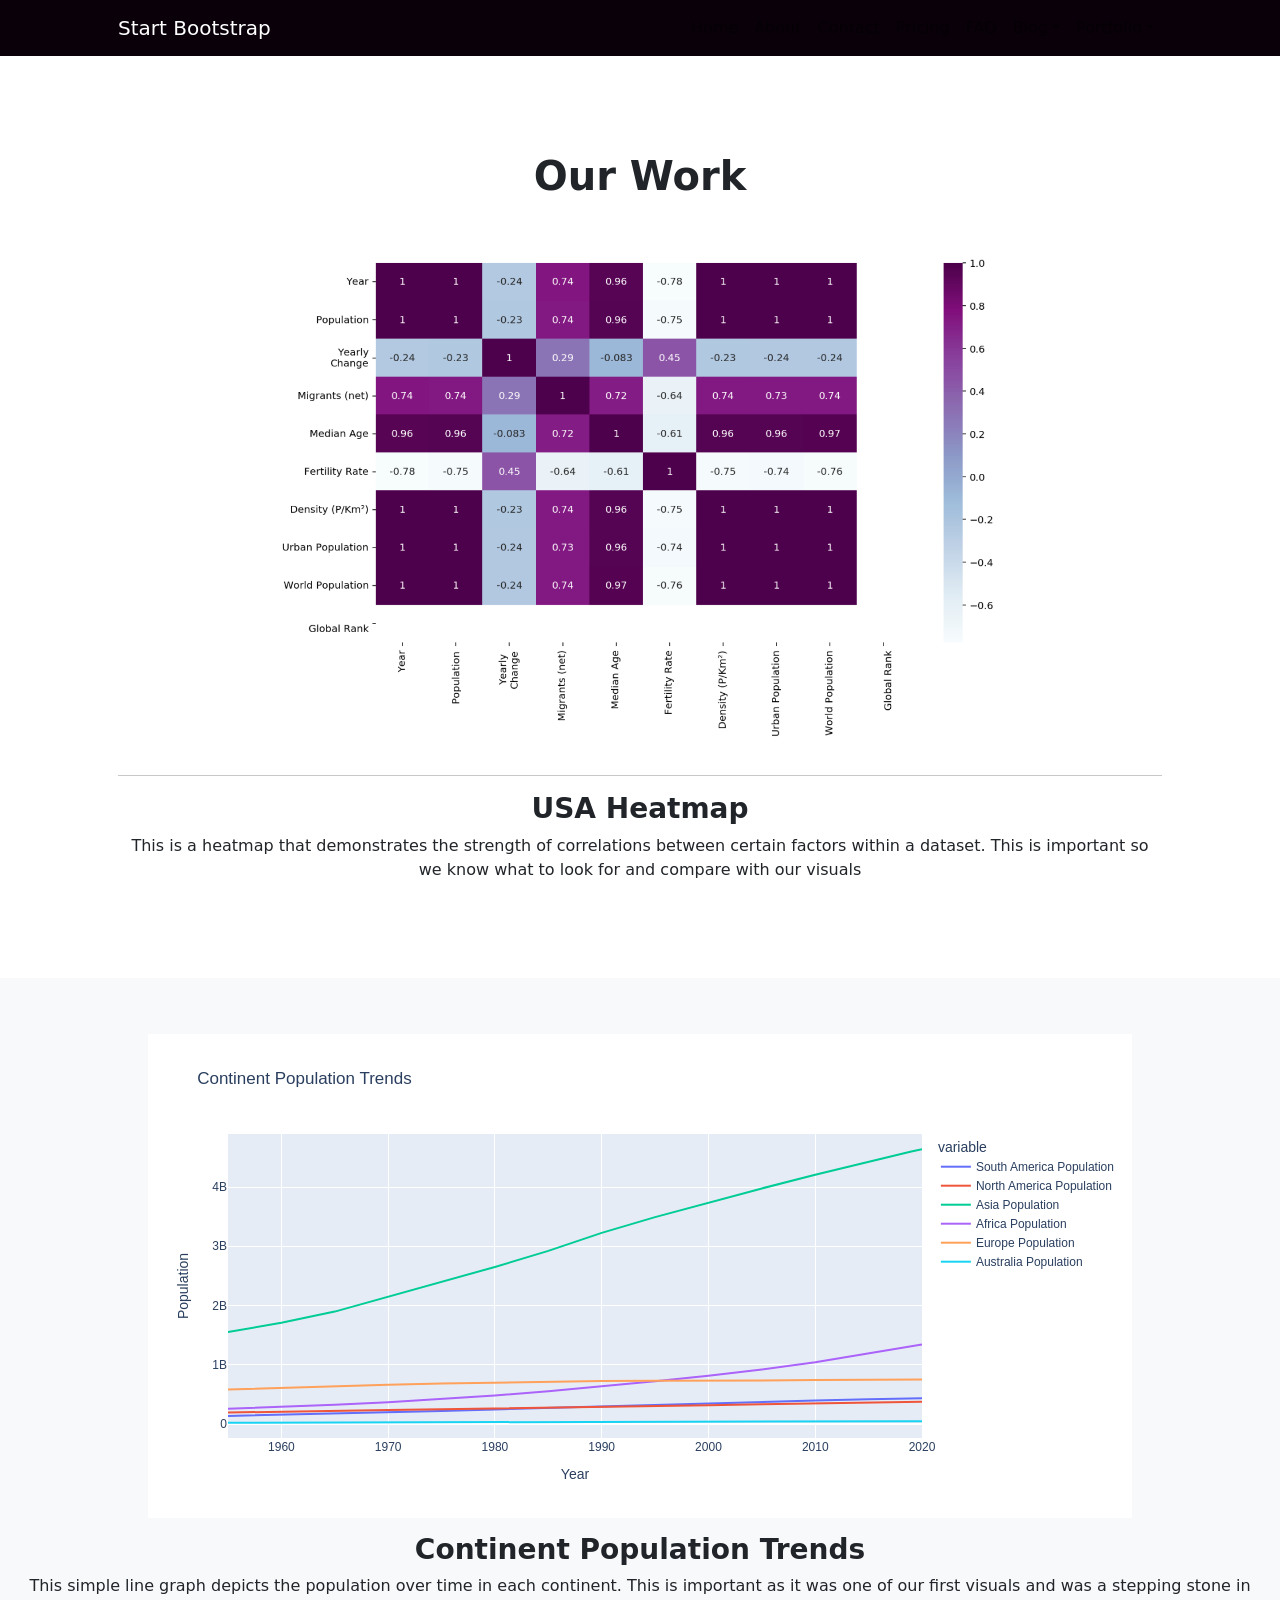
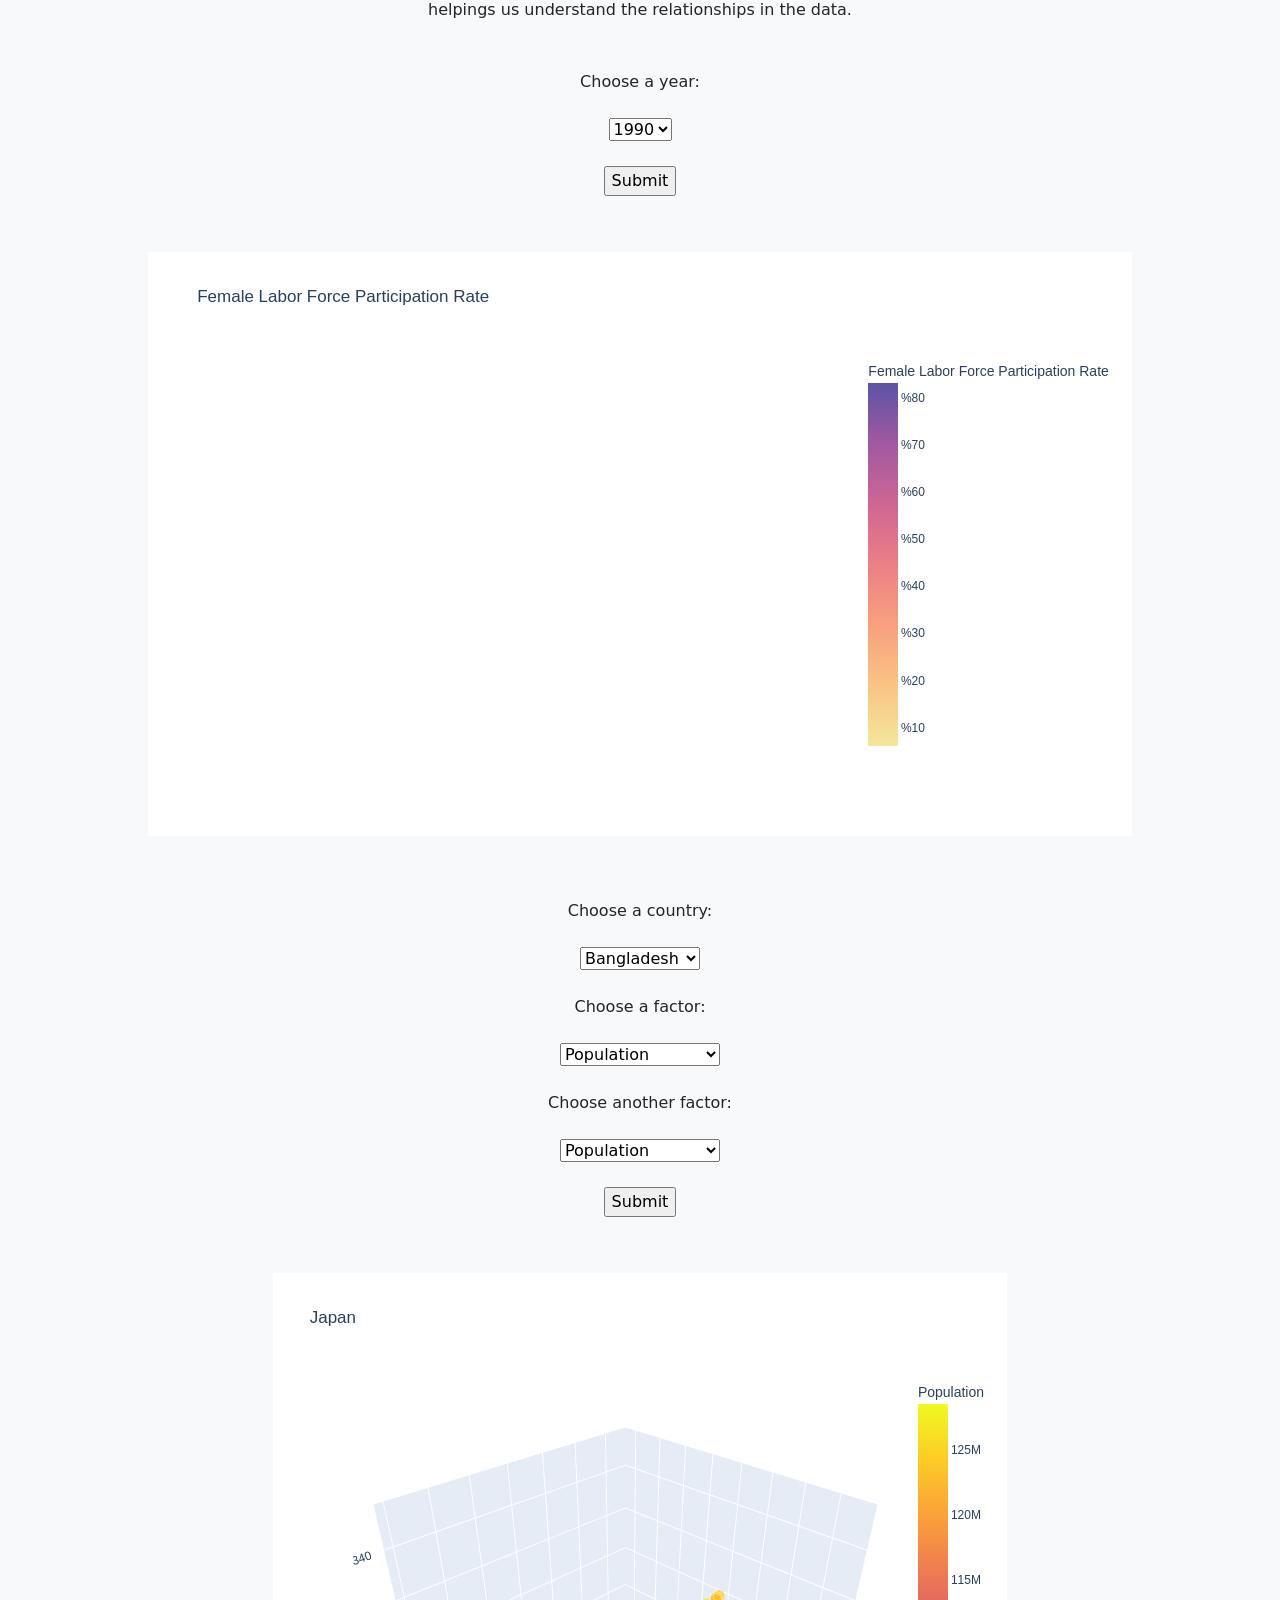
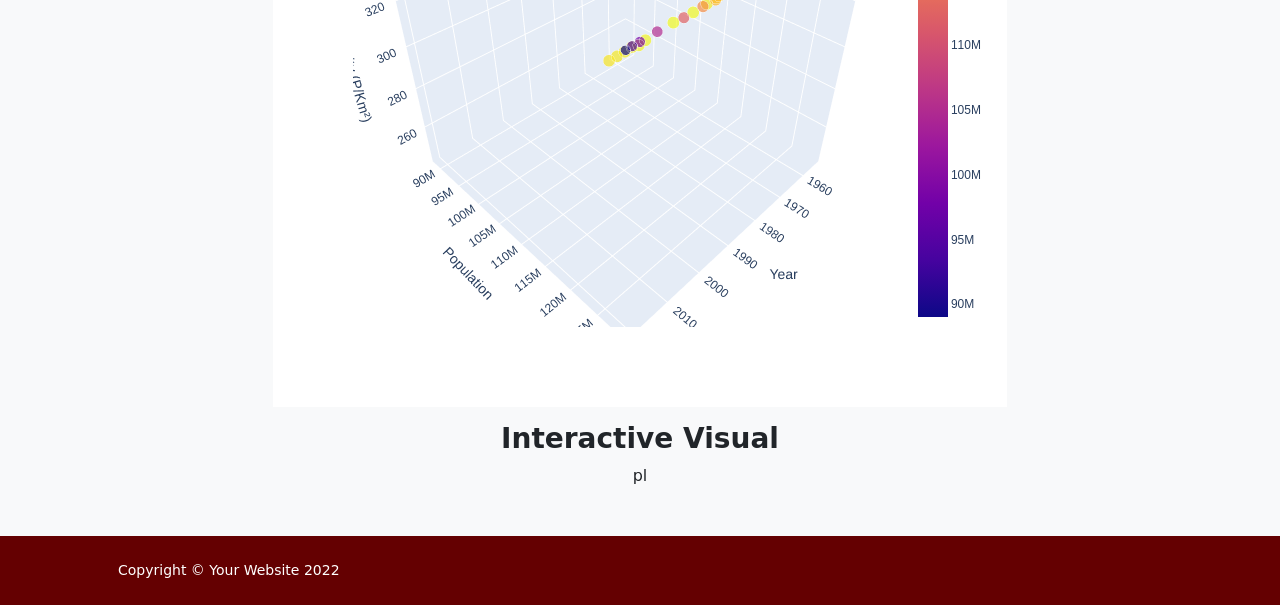
<file: visuals.html>
<!DOCTYPE html>
<html lang="en">
    <head>
        <meta charset="utf-8" />
        <meta name="viewport" content="width=device-width, initial-scale=1, shrink-to-fit=no" />
        <meta name="description" content />
        <meta name="author" content />
        <title>Modern Business - Start Bootstrap Template</title>
        <!-- Favicon-->
        <link rel="icon" type="image/x-icon" href="assets/favicon.ico" />
        <!-- Bootstrap icons-->
        <link href="https://cdn.jsdelivr.net/npm/bootstrap-icons@1.5.0/font/bootstrap-icons.css" rel="stylesheet" />
        <!-- Core theme CSS (includes Bootstrap)-->
        <link href="css/styles.css" rel="stylesheet" />
    </head>
    <body class="d-flex flex-column">
        <main class="flex-shrink-0">
            <!-- Navigation-->
            <nav class="navbar navbar-expand-lg navbar-dark bg-dark-max">
                <div class="container px-5">
                    <a class="navbar-brand" href="index.html">Start Bootstrap</a>
                    <button class="navbar-toggler" type="button" data-bs-toggle="collapse" data-bs-target="#navbarSupportedContent" aria-controls="navbarSupportedContent" aria-expanded="false" aria-label="Toggle navigation"><span class="navbar-toggler-icon"></span></button>
                    <div class="collapse navbar-collapse" id="navbarSupportedContent">
                        <ul class="navbar-nav ms-auto mb-2 mb-lg-0">
                            <li class="nav-item"><a class="nav-link" href="index.html">Home</a></li>
                            <li class="nav-item"><a class="nav-link" href="about.html">About</a></li>
                            <li class="nav-item"><a class="nav-link" href="contact.html">Contact</a></li>
                            <li class="nav-item"><a class="nav-link" href="pricing.html">Pricing</a></li>
                            <li class="nav-item"><a class="nav-link" href="faq.html">FAQ</a></li>
                            <li class="nav-item dropdown">
                                <a class="nav-link dropdown-toggle" id="navbarDropdownBlog" href="#" role="button" data-bs-toggle="dropdown" aria-expanded="false">Blog</a>
                                <ul class="dropdown-menu dropdown-menu-end" aria-labelledby="navbarDropdownBlog">
                                    <li><a class="dropdown-item" href="blog-home.html">Blog Home</a></li>
                                    <li><a class="dropdown-item" href="blog-post.html">Blog Post</a></li>
                                </ul>
                            </li>
                            <li class="nav-item dropdown">
                                <a class="nav-link dropdown-toggle" id="navbarDropdownPortfolio" href="#" role="button" data-bs-toggle="dropdown" aria-expanded="false">Portfolio</a>
                                <ul class="dropdown-menu dropdown-menu-end" aria-labelledby="navbarDropdownPortfolio">
                                    <li><a class="dropdown-item" href="portfolio-overview.html">Portfolio Overview</a></li>
                                    <li><a class="dropdown-item" href="portfolio-item.html">Portfolio Item</a></li>
                                </ul>
                            </li>
                        </ul>
                    </div>
                </div>
            </nav>
            <!-- Page content-->
            <section class="py-5">
                <div class="container px-5 my-5">
                    <div class="text-center mb-5">
                        <h1 class="fw-bolder">Our Work</h1>
                        
                    </div>
                    <div class="row gx-5">
                        <center class="">
                            <div class="">
                                <img class="img-fluid rounded-3 mb-3" src="./assets/fig5.png" alt="..." />
                              <hr>
                                <div class="h3 fw-bolder text-decoration-none link-dark stretched-link">USA Heatmap</div>
                              <p class="mb-0">This is a heatmap that demonstrates the strength of correlations between certain factors within a dataset. This is important so we know what to look for and compare with our visuals</p>
                            </div>
                        </center>
                  </div>
              </div>
                      </section>
                      <section class="py-5 bg-light" id="scroll-target">
                        <center class="">
                            <center class="">
                                <iframe width="1000" height="500" title="Continent Population over Time" src="./assets/fig4.html"></iframe>
                              
                                <div class="h3 fw-bolder text-decoration-none link-dark stretched-link">Continent Population Trends</div>
                              
                              <p class="mb-0">This simple line graph depicts the population over time in each continent. This is important as it was one of our first visuals and was a stepping stone in helpings us understand the relationships in the data.</p>
                            </center>
                        </center>
                        <center class="">
                            <center class="">
                       
                        <section class="py-5" id="plotinputs">
             <form method="POST">
               <label for="dependent">Choose a year:</label>
               <br><br>
               <select name="dependent" id="dependent", name="dependent">
  <option value="1990">1990</option>
  <option value="1991">1991</option>
  <option value="1992">1992</option>
  <option value="1993">1993</option>
  <option value="1994">1994</option>
  <option value="1995">1995</option>
  <option value="1996">1996</option>
  <option value="1997">1997</option>
  <option value="1998">1998</option>
  <option value="1999">1999</option>
  <option value="2000">2000</option>
  <option value="2001">2001</option>
  <option value="2002">2002</option>
  <option value="2003">2003</option>
  <option value="2004">2004</option>
  <option value="2005">2005</option>
  <option value="2006">2006</option>
  <option value="2007">2007</option>
  <option value="2008">2008</option>
  <option value="2009">2009</option>
  <option value="2010">2010</option>
  <option value="2011">2011</option>
  <option value="2012">2012</option>
  <option value="2013">2013</option>
  <option value="2014">2014</option>
  <option value="2015">2015</option>
  <option value="2016">2016</option>
  <option value="2017">2017</option>
  <option value="2018">2018</option>
  <option value="2019">2019</option>
  <option value="2020">2020</option>
  <option value="2021">2021</option>
  </select>
               <br><br>
               <input type="submit">
              </form>
              </section>
                        
                                <iframe width="1000" height="600" title="Women in the Labor Force" src="./assets/choro1.html"></iframe>
                                
          
                            </center>
                        </center>
                      <center class="">
                            <center class="">
                      
                        </center>
                      </center>
                        <center class="">
                            <center class="">
                                                   <section class="py-5 bg-light" id="plotinputs">
             <form method="POST">
               <label for="country">Choose a country:</label>
               <br><br>
               <select name="country" id="country", name="Country">
  <option value="bangladesh">Bangladesh</option>
  <option value="brazil">Brazil</option>
  <option value="china">China</option>
  <option value="dr_congo">DR Congo</option>
  <option value="egypt">Egypt</option>
  <option value="ethiopia">Ethiopia</option>
  <option value="france">France</option>
  <option value="germany">Germany</option>
  <option value="india">India</option>
  <option value="indonesia">Indonesia</option>
  <option value="iran">Iran</option>
  <option value="italy">Italy</option>
  <option value="japan">Japan</option>
  <option value="mexico">Mexico</option>
  <option value="nigeria">Nigeria</option>
  <option value="pakistan">Pakistan</option>
  <option value="philippines">Philippines</option>
  <option value="russia">Russia</option>
  <option value="south_africa">South Africa</option>
  <option value="tanzania">Tanzania</option>
  <option value="thailand">Thailand</option>
  <option value="turkey">Turkey</option>
  <option value="usa">USA</option>
  <option value="uk">UK</option>
  <option value="vietnam">Vietnam</option>
  </select>
               <br><br>
               <label for="col1">Choose a factor:</label>
               <br><br>
               <select name="col1" id="col1", name="col1">
  <option value="Population">Population</option>
  <option value="Yearly\nChange">Yearly\nChange</option>
  <option value="Migrants (net)">Migrants (net)</option>
  <option value="Median Age">Median Age</option>
  <option value="Fertility Rate">Fertility Rate</option>
  <option value="Density (P/Km²)">Density (P/Km²)</option>
  <option value="Urban Population">Urban Population</option>
  <option value="World Population">World Population</option>
  </select>
               <br><br>
               <label for="col2">Choose another factor:</label>
               <br><br>
               <select name="col2" id="col2", name="col2">
  <option value="Population">Population</option>
  <option value="Yearly\nChange">Yearly\nChange</option>
  <option value="Migrants (net)">Migrants (net)</option>
  <option value="Median Age">Median Age</option>
  <option value="Fertility Rate">Fertility Rate</option>
  <option value="Density (P/Km²)">Density (P/Km²)</option>
  <option value="Urban Population">Urban Population</option>
  <option value="World Population">World Population</option>
  </select>
               <br><br>
               <input type="submit">
              </form>
              </section>
                                <iframe width="750" height="750" title="Fully Interactive Visual" src="./assets/fig1.html"></iframe>
         
                                <div class="h3 fw-bolder text-decoration-none link-dark stretched-link">Interactive Visual</div>
                              <p class="mb-0">pl</p>
                            </center>
                        </center>
          </section>
      </main>

        <!-- Footer-->
        <footer class="bg-dark py-4 mt-auto">
            <div class="container px-5">
                <div class="row align-items-center justify-content-between flex-column flex-sm-row">
                    <div class="col-auto"><div class="small m-0 text-white">Copyright &copy; Your Website 2022</div></div>
                    </div>
                </div>
        </footer>
        <!-- Bootstrap core JS-->
        <script src="https://cdn.jsdelivr.net/npm/bootstrap@5.1.3/dist/js/bootstrap.bundle.min.js"></script>
        <!-- Core theme JS-->
        <script src="js/scripts.js"></script>
        <!-- * * * * * * * * * * * * * * * * * * * * * * * * * * * * * * * * * * * * * * * *-->
        <!-- * *                               SB Forms JS                               * *-->
        <!-- * * Activate your form at https://startbootstrap.com/solution/contact-forms * *-->
        <!-- * * * * * * * * * * * * * * * * * * * * * * * * * * * * * * * * * * * * * * * *-->
        <script src="https://cdn.startbootstrap.com/sb-forms-latest.js"></script>
    </body>
</html>
</file>
